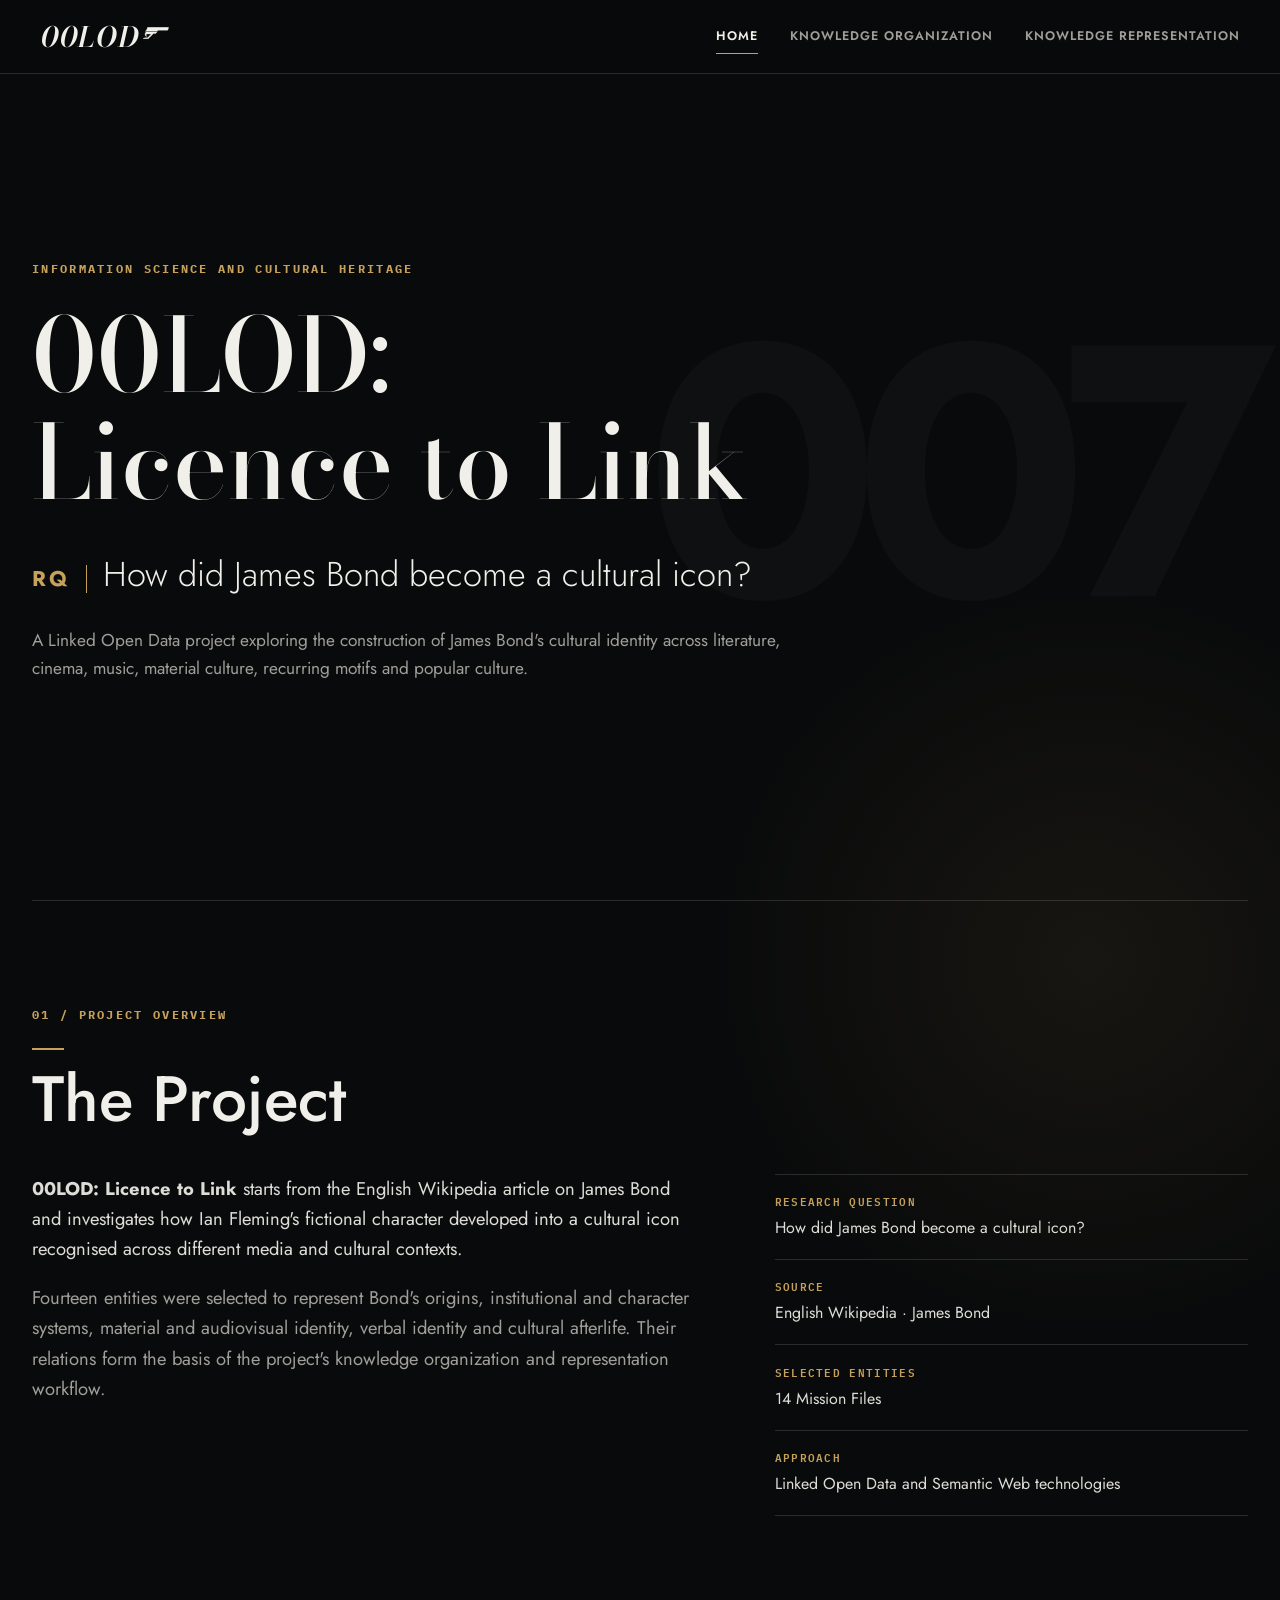
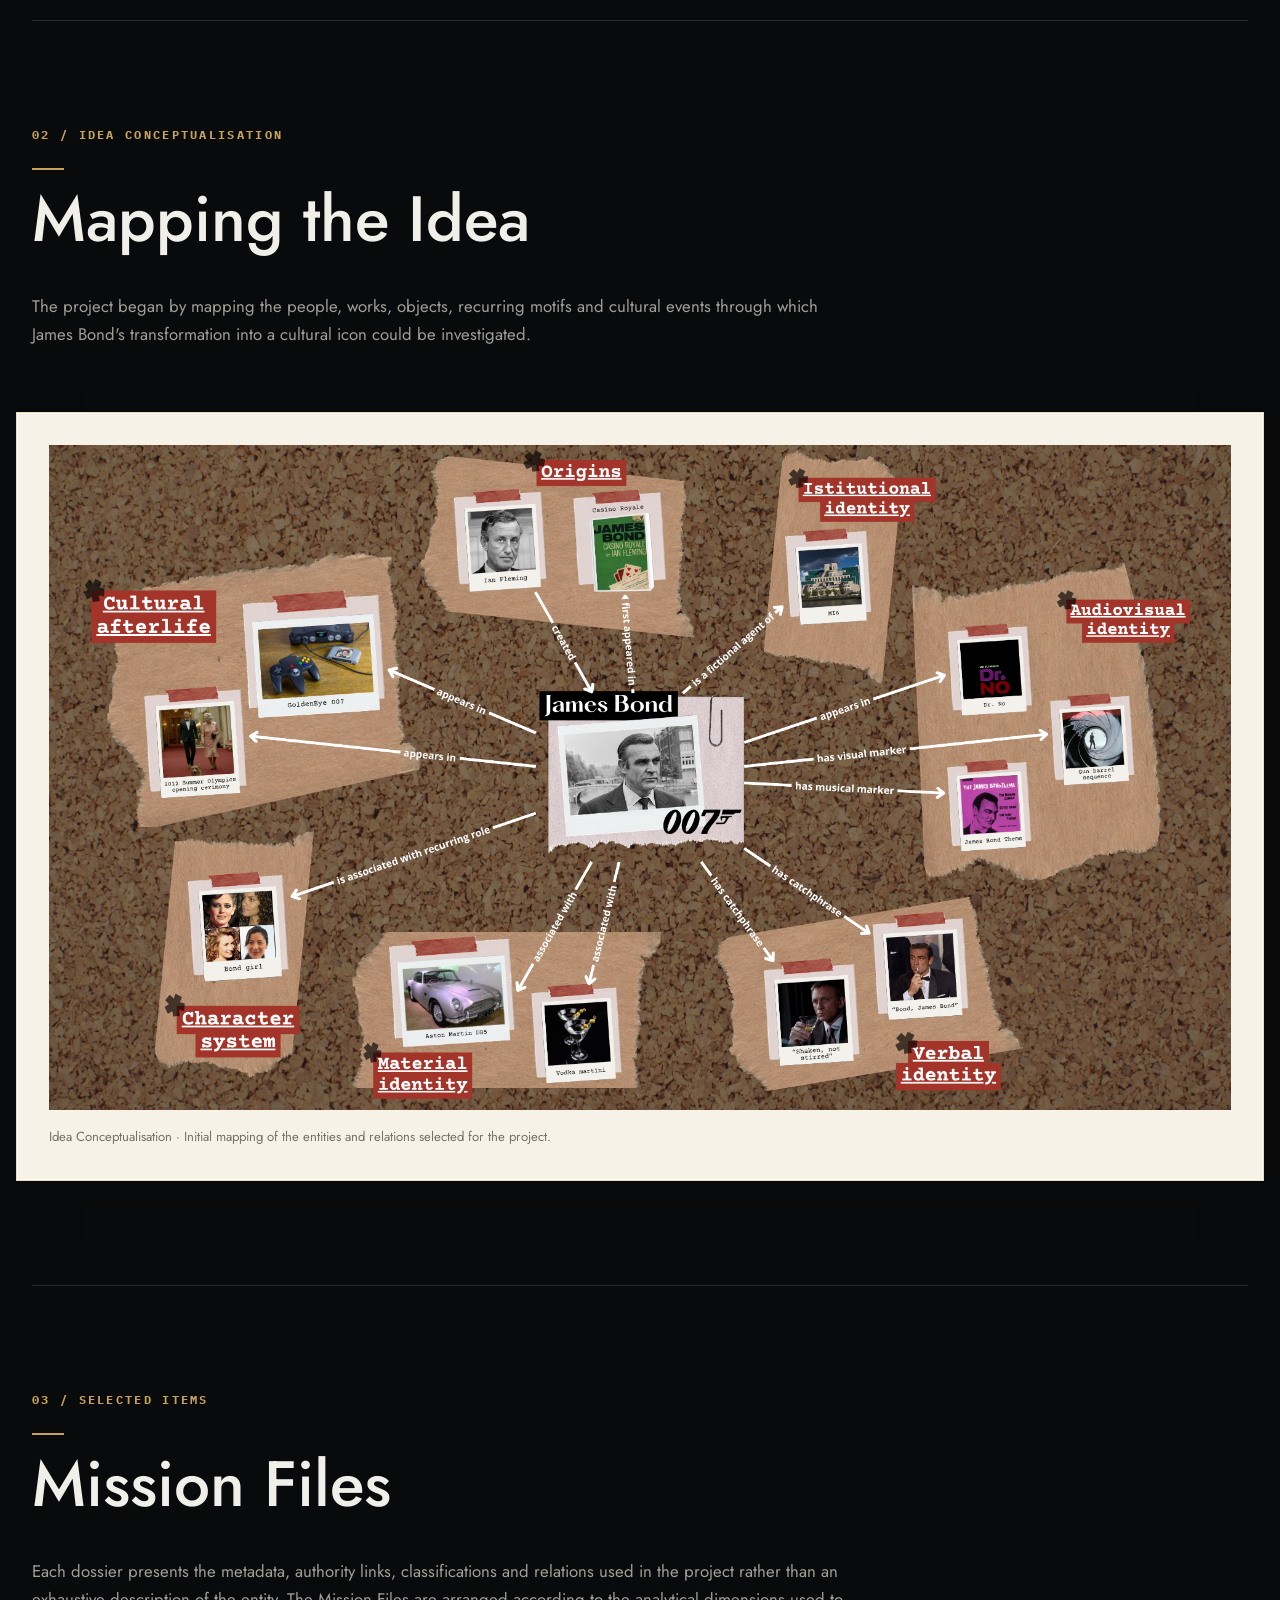
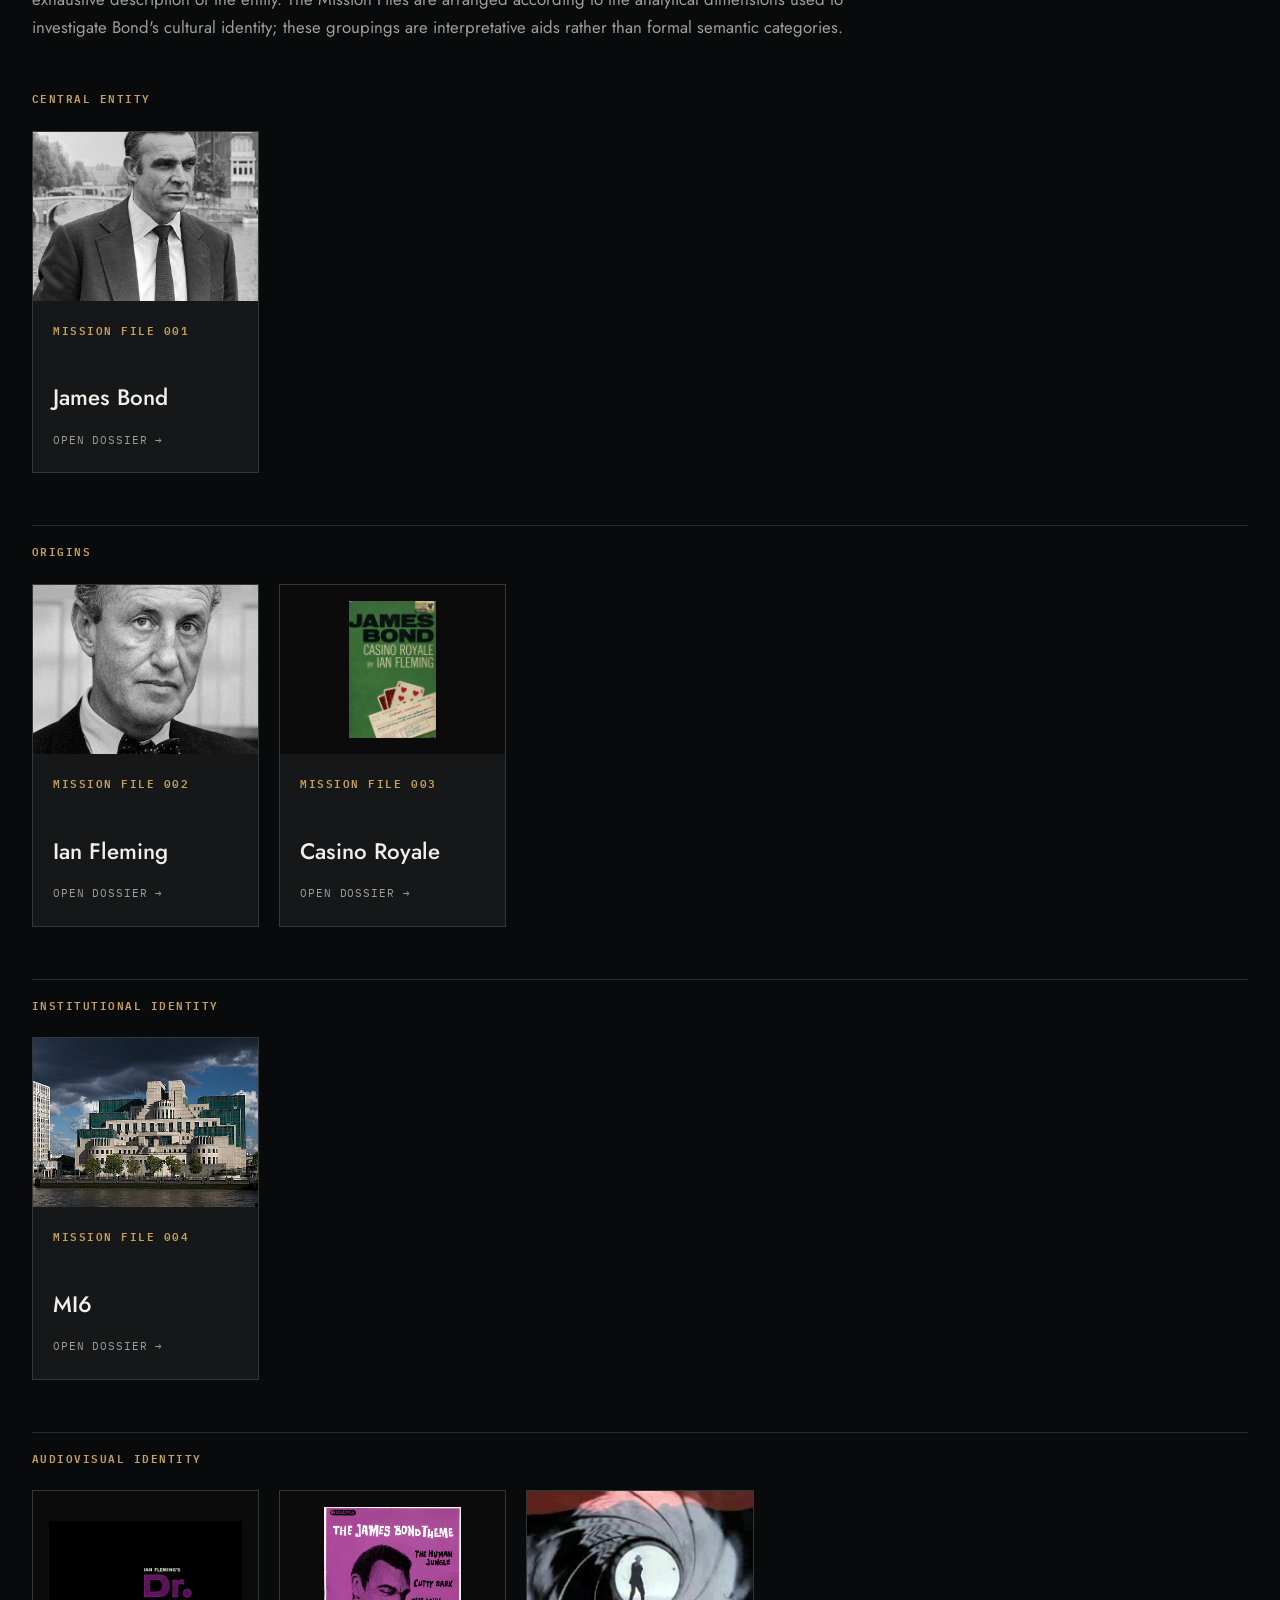
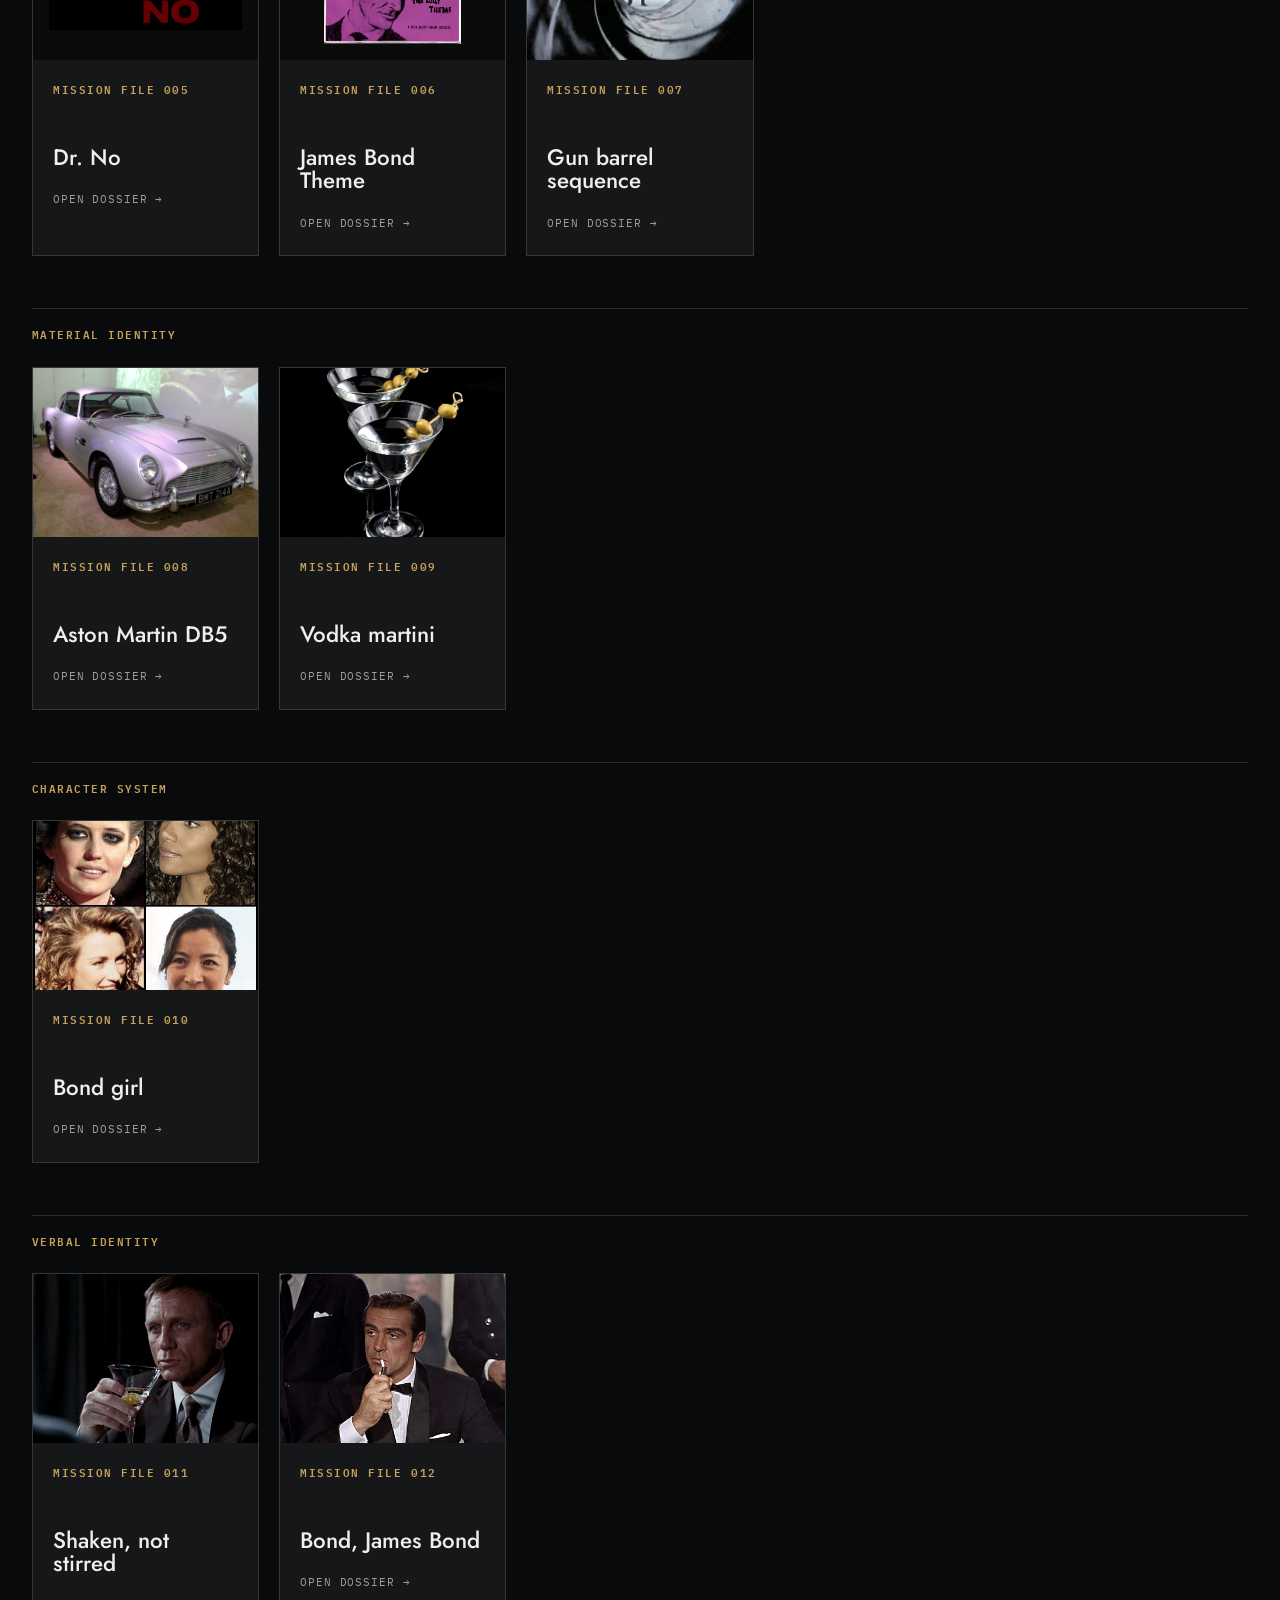
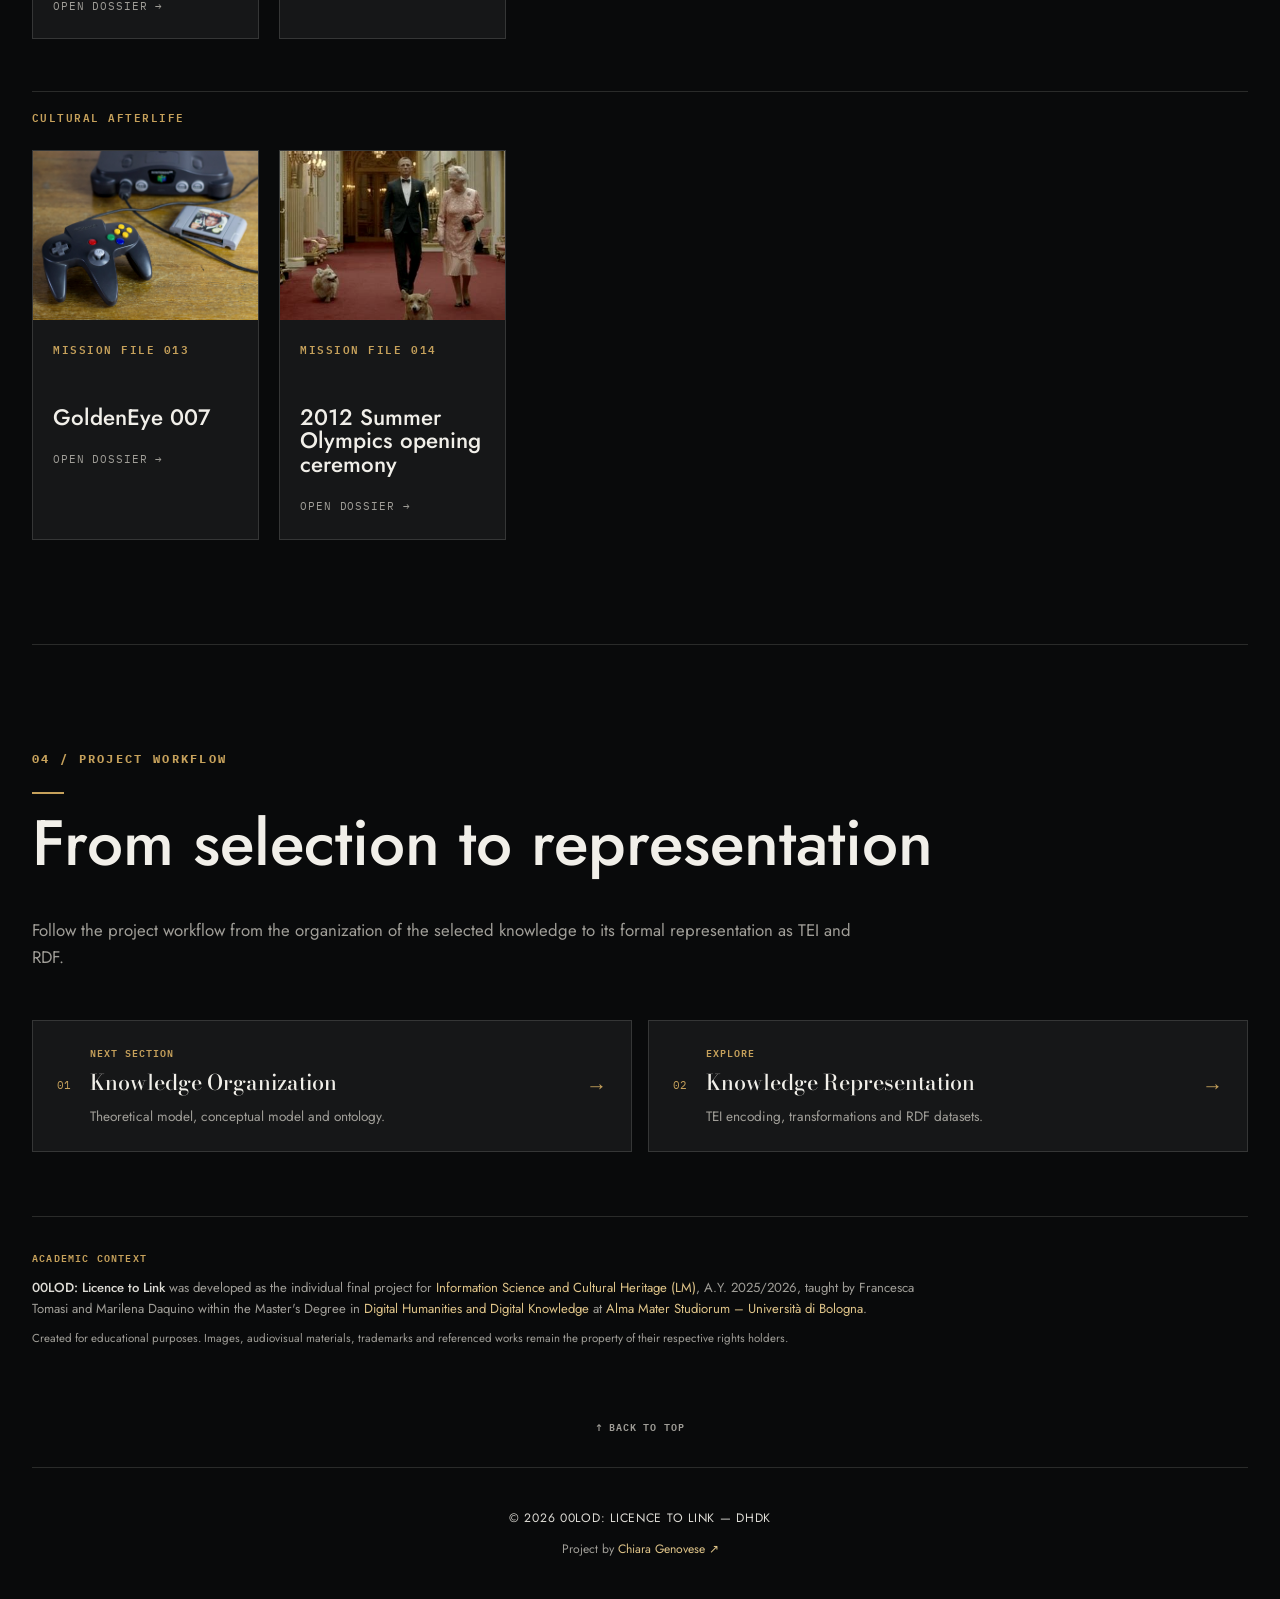
<file: index.html>
<!DOCTYPE html>
<html lang="en">

<head>
    <!-- Basic metadata -->
    <meta charset="UTF-8">
    <meta name="viewport" content="width=device-width, initial-scale=1.0">
    <title>00LOD: Licence to Link</title>
    <link rel="icon" href="assets/img/logo.svg" type="image/svg+xml">

    <!-- Google Fonts -->
    <link rel="preconnect" href="https://fonts.googleapis.com">
    <link rel="preconnect" href="https://fonts.gstatic.com" crossorigin>
    <link href="https://fonts.googleapis.com/css2?family=Bodoni+Moda:opsz,wght@6..96,400;6..96,500;6..96,600&family=IBM+Plex+Mono:wght@400;500;600&family=Jost:wght@300;400;500;600;700&display=swap" rel="stylesheet">

    <!-- Project assets -->
    <link rel="stylesheet" href="assets/css/style.css">
    <script src="assets/js/site.js" defer></script>
</head>

<body>

    <!-- Header -->
    <header class="site-header">
        <a class="site-logo" href="index.html" aria-label="00LOD home">
            <span class="logo-text">00LOD</span>
            <img class="logo-mark" src="assets/img/logo.svg" alt="">
        </a>

        <button class="menu-toggle" type="button" aria-expanded="false" aria-controls="site-nav" aria-label="Open navigation">
            <span></span>
            <span></span>
            <span></span>
        </button>

        <nav class="site-nav" id="site-nav" aria-label="Main navigation">
            <a href="index.html" class="active">Home</a>
            <a href="pages/knowledge-organization.html">Knowledge Organization</a>
            <a href="pages/knowledge-representation.html">Knowledge Representation</a>
        </nav>
    </header>


    <main>

        <!-- Hero -->
        <section class="hero">
            <p class="eyebrow">Information Science and Cultural Heritage</p>

            <h1 class="hero-title">
                <span>00LOD:</span>
                <span>Licence to Link</span>
            </h1>

            <p class="research-question">How did James Bond become a cultural icon?</p>

            <p class="intro">
                A Linked Open Data project exploring the construction of James Bond's cultural identity across literature,
                cinema, music, material culture, recurring motifs and popular culture.
            </p>
        </section>


        <!-- Project brief -->
        <section class="section" id="project">
            <p class="eyebrow">01 / Project Overview</p>
            <h2>The Project</h2>

            <div class="project-grid">
                <div class="project-intro">
                    <p>
                        <strong>00LOD: Licence to Link</strong> starts from the English Wikipedia article on James Bond and
                        investigates how Ian Fleming's fictional character developed into a cultural icon recognised across
                        different media and cultural contexts.
                    </p>

                    <p>
                        Fourteen entities were selected to represent Bond's origins, institutional and character systems,
                        material and audiovisual identity, verbal identity and cultural afterlife. Their relations form the
                        basis of the project's knowledge organization and representation workflow.
                    </p>
                </div>

                <div class="project-facts">
                    <div class="project-fact">
                        <span class="project-label">Research Question</span>
                        <span>How did James Bond become a cultural icon?</span>
                    </div>

                    <div class="project-fact">
                        <span class="project-label">Source</span>
                        <span>English Wikipedia · James Bond</span>
                    </div>

                    <div class="project-fact">
                        <span class="project-label">Selected Entities</span>
                        <span>14 Mission Files</span>
                    </div>

                    <div class="project-fact">
                        <span class="project-label">Approach</span>
                        <span>Linked Open Data and Semantic Web technologies</span>
                    </div>
                </div>
            </div>
        </section>


        <!-- Idea Conceptualisation -->
        <section class="section" id="idea-conceptualisation">
            <div class="idea-intro">
                <p class="eyebrow">02 / Idea Conceptualisation</p>
                <h2>Mapping the Idea</h2>

                <p>
                    The project began by mapping the people, works, objects, recurring motifs and cultural events through
                    which James Bond's transformation into a cultural icon could be investigated.
                </p>
            </div>

            <figure class="idea-map visualisation visualisation-model">
                <img src="models/idea_conceptualisation.png" alt="Idea conceptualisation of the 00LOD project">

                <figcaption class="visualisation-caption">
                    Idea Conceptualisation · Initial mapping of the entities and relations selected for the project.
                </figcaption>
            </figure>
        </section>


        <!-- Mission Files -->
        <section class="section" id="mission-files">
            <p class="eyebrow">03 / Selected Items</p>
            <h2>Mission Files</h2>

            <p>
                Each dossier presents the metadata, authority links, classifications and relations used in the project
                rather than an exhaustive description of the entity. The Mission Files are arranged according to the
                analytical dimensions used to investigate Bond's cultural identity; these groupings are interpretative
                aids rather than formal semantic categories.
            </p>

            <div class="mission-grid">

                <p class="mission-group">Central entity</p>

                <a class="mission-card" href="#james_bond">
                    <img src="assets/img/items/JamesBond.jpg" alt="James Bond">
                    <div class="mission-card-content">
                        <span class="file-number">Mission File 001</span>
                        <h3>James Bond</h3>
                        <span class="open-dossier">Open dossier →</span>
                    </div>
                </a>


                <p class="mission-group">Origins</p>

                <a class="mission-card" href="#ian_fleming">
                    <img src="assets/img/items/fleming.png" alt="Ian Fleming">
                    <div class="mission-card-content">
                        <span class="file-number">Mission File 002</span>
                        <h3>Ian Fleming</h3>
                        <span class="open-dossier">Open dossier →</span>
                    </div>
                </a>

                <a class="mission-card" href="#casino_royale">
                    <img class="contain" src="assets/img/items/casinoRoyale.jpg" alt="Casino Royale">
                    <div class="mission-card-content">
                        <span class="file-number">Mission File 003</span>
                        <h3>Casino Royale</h3>
                        <span class="open-dossier">Open dossier →</span>
                    </div>
                </a>


                <p class="mission-group">Institutional identity</p>

                <a class="mission-card" href="#mi6">
                    <img src="assets/img/items/MI6.png" alt="MI6">
                    <div class="mission-card-content">
                        <span class="file-number">Mission File 004</span>
                        <h3>MI6</h3>
                        <span class="open-dossier">Open dossier →</span>
                    </div>
                </a>

                <p class="mission-group">Audiovisual identity</p>

                <a class="mission-card" href="#dr_no">
                    <img class="contain" src="assets/img/items/drNo.jpg" alt="Dr. No">
                    <div class="mission-card-content">
                        <span class="file-number">Mission File 005</span>
                        <h3>Dr. No</h3>
                        <span class="open-dossier">Open dossier →</span>
                    </div>
                </a>

                <a class="mission-card" href="#james_bond_theme">
                    <img class="contain" src="assets/img/items/music.jpg" alt="James Bond Theme">
                    <div class="mission-card-content">
                        <span class="file-number">Mission File 006</span>
                        <h3>James Bond Theme</h3>
                        <span class="open-dossier">Open dossier →</span>
                    </div>
                </a>

                <a class="mission-card" href="#gun_barrel_sequence">
                    <img src="assets/img/items/gunBarrel.png" alt="Gun barrel sequence">
                    <div class="mission-card-content">
                        <span class="file-number">Mission File 007</span>
                        <h3>Gun barrel sequence</h3>
                        <span class="open-dossier">Open dossier →</span>
                    </div>
                </a>


                <p class="mission-group">Material identity</p>

                <a class="mission-card" href="#aston_martin_db5">
                    <img src="assets/img/items/astonMartin.jpg" alt="Aston Martin DB5">
                    <div class="mission-card-content">
                        <span class="file-number">Mission File 008</span>
                        <h3>Aston Martin DB5</h3>
                        <span class="open-dossier">Open dossier →</span>
                    </div>
                </a>

                <a class="mission-card" href="#vodka_martini">
                    <img src="assets/img/items/vodkaMartini.png" alt="Vodka martini">
                    <div class="mission-card-content">
                        <span class="file-number">Mission File 009</span>
                        <h3>Vodka martini</h3>
                        <span class="open-dossier">Open dossier →</span>
                    </div>
                </a>


                <p class="mission-group">Character system</p>

                <a class="mission-card" href="#bond_girl">
                    <img src="assets/img/items/girls.png" alt="Bond girl">
                    <div class="mission-card-content">
                        <span class="file-number">Mission File 010</span>
                        <h3>Bond girl</h3>
                        <span class="open-dossier">Open dossier →</span>
                    </div>
                </a>


                <p class="mission-group">Verbal identity</p>

                <a class="mission-card" href="#shaken_not_stirred">
                    <img src="assets/img/items/catchphraseMartini.png" alt="Shaken, not stirred">
                    <div class="mission-card-content">
                        <span class="file-number">Mission File 011</span>
                        <h3>Shaken, not stirred</h3>
                        <span class="open-dossier">Open dossier →</span>
                    </div>
                </a>

                <a class="mission-card" href="#bond_james_bond">
                    <img src="assets/img/items/catchphraseBond.png" alt="Bond, James Bond">
                    <div class="mission-card-content">
                        <span class="file-number">Mission File 012</span>
                        <h3>Bond, James Bond</h3>
                        <span class="open-dossier">Open dossier →</span>
                    </div>
                </a>


                <p class="mission-group">Cultural afterlife</p>

                <a class="mission-card" href="#goldeneye_007">
                    <img src="assets/img/items/videogame.jpg" alt="GoldenEye 007">
                    <div class="mission-card-content">
                        <span class="file-number">Mission File 013</span>
                        <h3>GoldenEye 007</h3>
                        <span class="open-dossier">Open dossier →</span>
                    </div>
                </a>

                <a class="mission-card" href="#olympics_2012_opening">
                    <img class="olympics-preview" src="assets/img/items/queen.png" alt="2012 Summer Olympics opening ceremony">
                    <div class="mission-card-content">
                        <span class="file-number">Mission File 014</span>
                        <h3>2012 Summer Olympics opening ceremony</h3>
                        <span class="open-dossier">Open dossier →</span>
                    </div>
                </a>

            </div>
        </section>


        <!-- Continue exploring -->
        <section class="section continue-section" id="continue">
            <p class="eyebrow">04 / Project Workflow</p>
            <h2>From selection to representation</h2>

            <p>
                Follow the project workflow from the organization of the selected knowledge to its formal representation
                as TEI and RDF.
            </p>

            <div class="continue-grid">
                <a class="continue-card" href="pages/knowledge-organization.html">
                    <span class="continue-number">01</span>

                    <span class="continue-content">
                        <span class="continue-label">Next section</span>
                        <strong>Knowledge Organization</strong>
                        <span>Theoretical model, conceptual model and ontology.</span>
                    </span>

                    <span class="continue-arrow">→</span>
                </a>

                <a class="continue-card" href="pages/knowledge-representation.html">
                    <span class="continue-number">02</span>

                    <span class="continue-content">
                        <span class="continue-label">Explore</span>
                        <strong>Knowledge Representation</strong>
                        <span>TEI encoding, transformations and RDF datasets.</span>
                    </span>

                    <span class="continue-arrow">→</span>
                </a>
            </div>
        </section>

    </main>


    <!-- Dossiers -->

    <!-- Dossier 001: James Bond -->
    <article class="dossier" id="james_bond" role="dialog" aria-modal="true" aria-labelledby="james_bond-title">
        <a class="dossier-backdrop" href="#mission-files" aria-label="Back to Mission Files"></a>

        <div class="dossier-panel">
            <div class="dossier-tab">CLASSIFIED // 00LOD</div>

            <a class="dossier-close" href="#mission-files" aria-label="Back to Mission Files">
                <span class="dossier-close-label">Back to Mission Files</span>
                <span class="dossier-close-icon" aria-hidden="true">×</span>
            </a>

            <div class="dossier-heading">
                <span class="file-number">Mission File 001</span>
                <h3 id="james_bond-title">James Bond</h3>
            </div>

            <div class="dossier-grid">
                <div class="dossier-media">
                    <img src="assets/img/items/JamesBond.jpg" alt="Sean Connery as James Bond">

                    <p class="image-description">
                        Sean Connery as James Bond during the filming of <em>Diamonds Are Forever</em> in 1971.
                    </p>

                    <p class="image-credit">
                        Photo: Rob Mieremet / Anefo, Nationaal Archief —
                        <a href="https://commons.wikimedia.org/wiki/File:Sean_Connery_as_James_Bond_(1971,_cropped).jpg" target="_blank" rel="noopener">Wikimedia Commons</a>,
                        <a href="https://creativecommons.org/licenses/by-sa/3.0/nl/" target="_blank" rel="noopener">CC BY-SA 3.0 NL</a>
                    </p>
                </div>

                <div class="dossier-content">
                    <p>
                        The fictional secret agent at the centre of the project. His recurring relations with works,
                        institutions, objects and audiovisual markers structure the 00LOD knowledge graph.
                    </p>

                    <div class="metadata">
                        <div class="metadata-row">
                            <span class="metadata-label">Type</span>
                            <span class="metadata-value">Fictional character</span>
                        </div>

                        <div class="metadata-row">
                            <span class="metadata-label">Code Number</span>
                            <span class="metadata-value">007</span>
                        </div>

                        <div class="metadata-row">
                            <span class="metadata-label">Creator</span>
                            <span class="metadata-value"><a href="#ian_fleming">Ian Fleming</a></span>
                        </div>

                        <div class="metadata-row">
                            <span class="metadata-label">First Appearance</span>
                            <span class="metadata-value"><a href="#casino_royale">Casino Royale</a></span>
                        </div>

                        <div class="metadata-row">
                            <span class="metadata-label">Affiliation</span>
                            <span class="metadata-value"><a href="#mi6">MI6</a></span>
                        </div>

                        <div class="metadata-row">
                            <span class="metadata-label">Related Objects</span>
                            <span class="metadata-value authority-list">
                                <a href="#aston_martin_db5">Aston Martin DB5</a>
                                <a href="#vodka_martini">Vodka martini</a>
                            </span>
                        </div>

                        <div class="metadata-row">
                            <span class="metadata-label">Visual Marker</span>
                            <span class="metadata-value"><a href="#gun_barrel_sequence">Gun barrel sequence</a></span>
                        </div>

                        <div class="metadata-row">
                            <span class="metadata-label">Musical Marker</span>
                            <span class="metadata-value"><a href="#james_bond_theme">James Bond Theme</a></span>
                        </div>

                        <div class="metadata-row">
                            <span class="metadata-label">Authority</span>
                            <span class="metadata-value">
                                <a href="https://www.wikidata.org/entity/Q2009573" target="_blank" rel="noopener">Wikidata Q2009573</a>
                            </span>
                        </div>
                    </div>
                </div>
            </div>
        </div>
    </article>


    <!-- Dossier 002: Ian Fleming -->
    <article class="dossier" id="ian_fleming" role="dialog" aria-modal="true" aria-labelledby="ian_fleming-title">
        <a class="dossier-backdrop" href="#mission-files" aria-label="Back to Mission Files"></a>

        <div class="dossier-panel">
            <div class="dossier-tab">CLASSIFIED // 00LOD</div>

            <a class="dossier-close" href="#mission-files" aria-label="Back to Mission Files">
                <span class="dossier-close-label">Back to Mission Files</span>
                <span class="dossier-close-icon" aria-hidden="true">×</span>
            </a>

            <div class="dossier-heading">
                <span class="file-number">Mission File 002</span>
                <h3 id="ian_fleming-title">Ian Fleming</h3>
            </div>

            <div class="dossier-grid">
                <div class="dossier-media">
                    <img src="assets/img/items/fleming.png" alt="Ian Fleming">
                    <p class="image-description">Portrait of Ian Fleming, creator of James Bond, around 1958.</p>
                </div>

                <div class="dossier-content">
                    <p>
                        The author who created James Bond and wrote <em>Casino Royale</em>, establishing the literary
                        origin from which the later cultural phenomenon developed.
                    </p>

                    <div class="metadata">
                        <div class="metadata-row">
                            <span class="metadata-label">Type</span>
                            <span class="metadata-value">Person</span>
                        </div>

                        <div class="metadata-row">
                            <span class="metadata-label">Created</span>
                            <span class="metadata-value authority-list">
                                <a href="#james_bond">James Bond</a>
                                <a href="#casino_royale">Casino Royale</a>
                            </span>
                        </div>

                        <div class="metadata-row">
                            <span class="metadata-label">Authorities</span>
                            <span class="metadata-value authority-list">
                                <a href="http://viaf.org/viaf/51689472" target="_blank" rel="noopener">VIAF 51689472</a>
                                <a href="http://id.sbn.it/bid/CFIV017252" target="_blank" rel="noopener">SBN CFIV017252</a>
                            </span>
                        </div>
                    </div>
                </div>
            </div>
        </div>
    </article>


    <!-- Dossier 003: Casino Royale -->
    <article class="dossier" id="casino_royale" role="dialog" aria-modal="true" aria-labelledby="casino_royale-title">
        <a class="dossier-backdrop" href="#mission-files" aria-label="Back to Mission Files"></a>

        <div class="dossier-panel">
            <div class="dossier-tab">CLASSIFIED // 00LOD</div>

            <a class="dossier-close" href="#mission-files" aria-label="Back to Mission Files">
                <span class="dossier-close-label">Back to Mission Files</span>
                <span class="dossier-close-icon" aria-hidden="true">×</span>
            </a>

            <div class="dossier-heading">
                <span class="file-number">Mission File 003</span>
                <h3 id="casino_royale-title">Casino Royale</h3>
            </div>

            <div class="dossier-grid">
                <div class="dossier-media">
                    <img class="contain" src="assets/img/items/casinoRoyale.jpg" alt="Casino Royale book">

                    <p class="image-description">
                        A Pan Books edition of Ian Fleming's <em>Casino Royale</em>.
                    </p>

                    <p class="image-credit">
                        Photo: rauter25 —
                        <a href="https://www.flickr.com/photos/27556454@N07/2606773602/" target="_blank" rel="noopener">Flickr</a>,
                        <a href="https://creativecommons.org/licenses/by-sa/2.0/" target="_blank" rel="noopener">CC BY-SA 2.0</a>
                    </p>
                </div>

                <div class="dossier-content">
                    <p>
                        Fleming's first Bond novel and the character's first appearance. It represents the literary
                        origin of the franchise within the project.
                    </p>

                    <div class="metadata">
                        <div class="metadata-row">
                            <span class="metadata-label">Type</span>
                            <span class="metadata-value">Novel</span>
                        </div>

                        <div class="metadata-row">
                            <span class="metadata-label">Issued</span>
                            <span class="metadata-value">1953</span>
                        </div>

                        <div class="metadata-row">
                            <span class="metadata-label">Creator</span>
                            <span class="metadata-value"><a href="#ian_fleming">Ian Fleming</a></span>
                        </div>

                        <div class="metadata-row">
                            <span class="metadata-label">Classification</span>
                            <span class="metadata-value">
                                <a href="http://id.loc.gov/authorities/genreForms/gf2014026555" target="_blank" rel="noopener">Spy fiction</a>
                            </span>
                        </div>

                        <div class="metadata-row">
                            <span class="metadata-label">Narrative Role</span>
                            <span class="metadata-value"><a href="#bond_girl">Bond girl</a></span>
                        </div>

                        <div class="metadata-row">
                            <span class="metadata-label">Authorities</span>
                            <span class="metadata-value authority-list">
                                <a href="https://www.wikidata.org/entity/Q1047711" target="_blank" rel="noopener">Wikidata Q1047711</a>
                                <a href="https://opac.sbn.it/opera/SBL0428596" target="_blank" rel="noopener">SBN SBL0428596</a>
                                <a href="http://id.loc.gov/authorities/names/no2009106072" target="_blank" rel="noopener">Library of Congress no2009106072</a>
                            </span>
                        </div>
                    </div>
                </div>
            </div>
        </div>
    </article>


    <!-- Dossier 004: MI6 -->
    <article class="dossier" id="mi6" role="dialog" aria-modal="true" aria-labelledby="mi6-title">
        <a class="dossier-backdrop" href="#mission-files" aria-label="Back to Mission Files"></a>

        <div class="dossier-panel">
            <div class="dossier-tab">CLASSIFIED // 00LOD</div>

            <a class="dossier-close" href="#mission-files" aria-label="Back to Mission Files">
                <span class="dossier-close-label">Back to Mission Files</span>
                <span class="dossier-close-icon" aria-hidden="true">×</span>
            </a>

            <div class="dossier-heading">
                <span class="file-number">Mission File 004</span>
                <h3 id="mi6-title">MI6</h3>
            </div>

            <div class="dossier-grid">
                <div class="dossier-media">
                    <img src="assets/img/items/MI6.png" alt="SIS Building in London">

                    <p class="image-description">
                        The SIS Building in Vauxhall, London, headquarters of the Secret Intelligence Service.
                    </p>

                    <p class="image-credit">
                        Photo: Laurie Nevay —
                        <a href="https://commons.wikimedia.org/wiki/File:SIS_building_(26327425611).jpg" target="_blank" rel="noopener">Wikimedia Commons</a>,
                        <a href="https://creativecommons.org/licenses/by-sa/2.0/" target="_blank" rel="noopener">CC BY-SA 2.0</a>
                    </p>
                </div>

                <div class="dossier-content">
                    <p>
                        The Secret Intelligence Service provides Bond's institutional identity as a fictional British
                        intelligence agent.
                    </p>

                    <div class="metadata">
                        <div class="metadata-row">
                            <span class="metadata-label">Type</span>
                            <span class="metadata-value">Government agency</span>
                        </div>

                        <div class="metadata-row">
                            <span class="metadata-label">Preferred Name</span>
                            <span class="metadata-value">Secret Intelligence Service</span>
                        </div>

                        <div class="metadata-row">
                            <span class="metadata-label">Alternative Name</span>
                            <span class="metadata-value">MI6</span>
                        </div>

                        <div class="metadata-row">
                            <span class="metadata-label">Affiliated Character</span>
                            <span class="metadata-value"><a href="#james_bond">James Bond</a></span>
                        </div>

                        <div class="metadata-row">
                            <span class="metadata-label">Authority</span>
                            <span class="metadata-value">
                                <a href="https://www.wikidata.org/entity/Q184560" target="_blank" rel="noopener">Wikidata Q184560</a>
                            </span>
                        </div>
                    </div>
                </div>
            </div>
        </div>
    </article>


    <!-- Dossier 005: Dr. No -->
    <article class="dossier" id="dr_no" role="dialog" aria-modal="true" aria-labelledby="dr_no-title">
        <a class="dossier-backdrop" href="#mission-files" aria-label="Back to Mission Files"></a>

        <div class="dossier-panel">
            <div class="dossier-tab">CLASSIFIED // 00LOD</div>

            <a class="dossier-close" href="#mission-files" aria-label="Back to Mission Files">
                <span class="dossier-close-label">Back to Mission Files</span>
                <span class="dossier-close-icon" aria-hidden="true">×</span>
            </a>

            <div class="dossier-heading">
                <span class="file-number">Mission File 005</span>
                <h3 id="dr_no-title">Dr. No</h3>
            </div>

            <div class="dossier-grid">
                <div class="dossier-media">
                    <img class="contain" src="assets/img/items/drNo.jpg" alt="Dr. No title card">

                    <p class="image-description">
                        Title card from <em>Dr. No</em> (1962), the first Eon Productions James Bond film.
                    </p>
                </div>

                <div class="dossier-content">
                    <p>
                        The first film in the Eon Productions series and a key point in the transformation of Bond from
                        literary character to audiovisual icon.
                    </p>

                    <div class="metadata">
                        <div class="metadata-row">
                            <span class="metadata-label">Type</span>
                            <span class="metadata-value">Film</span>
                        </div>

                        <div class="metadata-row">
                            <span class="metadata-label">Issued</span>
                            <span class="metadata-value">1962</span>
                        </div>

                        <div class="metadata-row">
                            <span class="metadata-label">Classification</span>
                            <span class="metadata-value">
                                <a href="http://id.loc.gov/authorities/genreForms/gf2011026604" target="_blank" rel="noopener">Spy films</a>
                            </span>
                        </div>

                        <div class="metadata-row">
                            <span class="metadata-label">Character</span>
                            <span class="metadata-value"><a href="#james_bond">James Bond</a></span>
                        </div>

                        <div class="metadata-row">
                            <span class="metadata-label">Has Part</span>
                            <span class="metadata-value"><a href="#gun_barrel_sequence">Gun barrel sequence</a></span>
                        </div>

                        <div class="metadata-row">
                            <span class="metadata-label">Music</span>
                            <span class="metadata-value"><a href="#james_bond_theme">James Bond Theme</a></span>
                        </div>

                        <div class="metadata-row">
                            <span class="metadata-label">Narrative Role</span>
                            <span class="metadata-value"><a href="#bond_girl">Bond girl</a></span>
                        </div>

                        <div class="metadata-row">
                            <span class="metadata-label">Authorities</span>
                            <span class="metadata-value authority-list">
                                <a href="https://www.wikidata.org/entity/Q102754" target="_blank" rel="noopener">Wikidata Q102754</a>
                                <a href="https://opac.sbn.it/opera/TO01587252" target="_blank" rel="noopener">SBN TO01587252</a>
                                <a href="http://id.loc.gov/authorities/names/no2003120703" target="_blank" rel="noopener">Library of Congress no2003120703</a>
                            </span>
                        </div>
                    </div>
                </div>
            </div>
        </div>
    </article>


    <!-- Dossier 006: James Bond Theme -->
    <article class="dossier" id="james_bond_theme" role="dialog" aria-modal="true" aria-labelledby="james_bond_theme-title">
        <a class="dossier-backdrop" href="#mission-files" aria-label="Back to Mission Files"></a>

        <div class="dossier-panel">
            <div class="dossier-tab">CLASSIFIED // 00LOD</div>

            <a class="dossier-close" href="#mission-files" aria-label="Back to Mission Files">
                <span class="dossier-close-label">Back to Mission Files</span>
                <span class="dossier-close-icon" aria-hidden="true">×</span>
            </a>

            <div class="dossier-heading">
                <span class="file-number">Mission File 006</span>
                <h3 id="james_bond_theme-title">James Bond Theme</h3>
            </div>

            <div class="dossier-grid">
                <div class="dossier-media">
                    <img class="contain" src="assets/img/items/music.jpg" alt="James Bond Theme record cover">

                    <p class="image-description">
                        Record cover featuring “The James Bond Theme”, one of the franchise's recurring musical markers.
                    </p>

                    <p class="image-credit">
                        Photo: Johan Oomen —
                        <a href="https://www.flickr.com/photos/ateam/4220042460" target="_blank" rel="noopener">Flickr</a>,
                        <a href="https://creativecommons.org/licenses/by-sa/2.0/" target="_blank" rel="noopener">CC BY-SA 2.0</a>
                    </p>
                </div>

                <div class="dossier-content">
                    <p>
                        The musical theme first introduced in <em>Dr. No</em> and repeatedly reused as an auditory marker
                        of James Bond's screen identity.
                    </p>

                    <div class="metadata">
                        <div class="metadata-row">
                            <span class="metadata-label">Type</span>
                            <span class="metadata-value">Music composition</span>
                        </div>

                        <div class="metadata-row">
                            <span class="metadata-label">Issued</span>
                            <span class="metadata-value">1962</span>
                        </div>

                        <div class="metadata-row">
                            <span class="metadata-label">Classification</span>
                            <span class="metadata-value">
                                <a href="http://id.loc.gov/authorities/genreForms/gf2014026950" target="_blank" rel="noopener">Motion picture music</a>
                            </span>
                        </div>

                        <div class="metadata-row">
                            <span class="metadata-label">Musical Marker of</span>
                            <span class="metadata-value"><a href="#james_bond">James Bond</a></span>
                        </div>

                        <div class="metadata-row">
                            <span class="metadata-label">Authority</span>
                            <span class="metadata-value">
                                <a href="https://www.wikidata.org/entity/Q746181" target="_blank" rel="noopener">Wikidata Q746181</a>
                            </span>
                        </div>
                    </div>

                    <div class="embedded-media">
                        <p class="media-label">Listen</p>
                        <iframe data-testid="embed-iframe" style="border-radius:12px" src="https://open.spotify.com/embed/track/2VSFOKsNSH9dBQ8BIZ8o2m?utm_source=generator" width="100%" height="352" frameBorder="0" allowfullscreen="" allow="autoplay; clipboard-write; encrypted-media; fullscreen; picture-in-picture" loading="lazy"></iframe>
                    </div>
                </div>
            </div>
        </div>
    </article>


    <!-- Dossier 007: Gun barrel sequence -->
    <article class="dossier" id="gun_barrel_sequence" role="dialog" aria-modal="true" aria-labelledby="gun_barrel_sequence-title">
        <a class="dossier-backdrop" href="#mission-files" aria-label="Back to Mission Files"></a>

        <div class="dossier-panel">
            <div class="dossier-tab">CLASSIFIED // 00LOD</div>

            <a class="dossier-close" href="#mission-files" aria-label="Back to Mission Files">
                <span class="dossier-close-label">Back to Mission Files</span>
                <span class="dossier-close-icon" aria-hidden="true">×</span>
            </a>

            <div class="dossier-heading">
                <span class="file-number">Mission File 007</span>
                <h3 id="gun_barrel_sequence-title">Gun barrel sequence</h3>
            </div>

            <div class="dossier-grid">
                <div class="dossier-media">
                    <img src="assets/img/items/gunBarrel.png" alt="Gun barrel sequence">

                    <p class="image-description">
                        Frame from the gun barrel sequence in the <em>Dr. No</em> trailer (1962).
                    </p>

                    <p class="rights-note">
                        Frame from the <em>Dr. No</em> trailer, Danjaq / United Artists.
                        <a href="https://en.wikipedia.org/wiki/File:Dr_No_trailer.jpg" target="_blank" rel="noopener">Source: Wikipedia</a>.
                        Low-resolution image reproduced for non-commercial educational purposes.
                    </p>
                </div>

                <div class="dossier-content">
                    <p>
                        A recurring opening sequence that became one of the franchise's most recognisable visual conventions.
                    </p>

                    <div class="metadata">
                        <div class="metadata-row">
                            <span class="metadata-label">Type</span>
                            <span class="metadata-value">Moving image</span>
                        </div>

                        <div class="metadata-row">
                            <span class="metadata-label">Part of</span>
                            <span class="metadata-value"><a href="#dr_no">Dr. No</a></span>
                        </div>

                        <div class="metadata-row">
                            <span class="metadata-label">Accompanied by</span>
                            <span class="metadata-value"><a href="#james_bond_theme">James Bond Theme</a></span>
                        </div>

                        <div class="metadata-row">
                            <span class="metadata-label">Visual Marker of</span>
                            <span class="metadata-value"><a href="#james_bond">James Bond</a></span>
                        </div>

                        <div class="metadata-row">
                            <span class="metadata-label">Authority</span>
                            <span class="metadata-value">
                                <a href="https://www.wikidata.org/entity/Q26011136" target="_blank" rel="noopener">Wikidata Q26011136</a>
                            </span>
                        </div>
                    </div>

                    <div class="embedded-media">
                        <p class="media-label">Watch</p>
                        <iframe class="video-embed" src="https://www.youtube.com/embed/dZrBoif2Ea4" title="Every James Bond Gunbarrel Sequence" allow="accelerometer; autoplay; clipboard-write; encrypted-media; gyroscope; picture-in-picture; web-share" referrerpolicy="strict-origin-when-cross-origin" allowfullscreen loading="lazy"></iframe>
                    </div>
                </div>
            </div>
        </div>
    </article>


    <!-- Dossier 008: Aston Martin DB5 -->
    <article class="dossier" id="aston_martin_db5" role="dialog" aria-modal="true" aria-labelledby="aston_martin_db5-title">
        <a class="dossier-backdrop" href="#mission-files" aria-label="Back to Mission Files"></a>

        <div class="dossier-panel">
            <div class="dossier-tab">CLASSIFIED // 00LOD</div>

            <a class="dossier-close" href="#mission-files" aria-label="Back to Mission Files">
                <span class="dossier-close-label">Back to Mission Files</span>
                <span class="dossier-close-icon" aria-hidden="true">×</span>
            </a>

            <div class="dossier-heading">
                <span class="file-number">Mission File 008</span>
                <h3 id="aston_martin_db5-title">Aston Martin DB5</h3>
            </div>

            <div class="dossier-grid">
                <div class="dossier-media">
                    <img src="assets/img/items/astonMartin.jpg" alt="Aston Martin DB5">

                    <p class="image-description">
                        An Aston Martin DB5 displayed at the National Motor Museum, Beaulieu.
                    </p>

                    <p class="image-credit">
                        Photo: 35mmMan —
                        <a href="https://commons.wikimedia.org/wiki/File:James_Bond_Aston_Martin_DB5.jpg" target="_blank" rel="noopener">Wikimedia Commons</a>,
                        <a href="https://creativecommons.org/licenses/by/2.0/" target="_blank" rel="noopener">CC BY 2.0</a>
                    </p>
                </div>

                <div class="dossier-content">
                    <p>
                        The automobile model most strongly associated with Bond and a recurring element of his material identity.
                    </p>

                    <div class="metadata">
                        <div class="metadata-row">
                            <span class="metadata-label">Type</span>
                            <span class="metadata-value">Product model</span>
                        </div>

                        <div class="metadata-row">
                            <span class="metadata-label">Related Character</span>
                            <span class="metadata-value"><a href="#james_bond">James Bond</a></span>
                        </div>

                        <div class="metadata-row">
                            <span class="metadata-label">Authority</span>
                            <span class="metadata-value">
                                <a href="https://www.wikidata.org/entity/Q749871" target="_blank" rel="noopener">Wikidata Q749871</a>
                            </span>
                        </div>
                    </div>
                </div>
            </div>
        </div>
    </article>


    <!-- Dossier 009: Vodka martini -->
    <article class="dossier" id="vodka_martini" role="dialog" aria-modal="true" aria-labelledby="vodka_martini-title">
        <a class="dossier-backdrop" href="#mission-files" aria-label="Back to Mission Files"></a>

        <div class="dossier-panel">
            <div class="dossier-tab">CLASSIFIED // 00LOD</div>

            <a class="dossier-close" href="#mission-files" aria-label="Back to Mission Files">
                <span class="dossier-close-label">Back to Mission Files</span>
                <span class="dossier-close-icon" aria-hidden="true">×</span>
            </a>

            <div class="dossier-heading">
                <span class="file-number">Mission File 009</span>
                <h3 id="vodka_martini-title">Vodka martini</h3>
            </div>

            <div class="dossier-grid">
                <div class="dossier-media">
                    <img src="assets/img/items/vodkaMartini.png" alt="Vodka martini">
                    <p class="image-description">A vodka martini, the cocktail repeatedly associated with James Bond.</p>
                </div>

                <div class="dossier-content">
                    <p>
                        A recurring element of Bond's material identity and the object referenced by the catchphrase
                        “Shaken, not stirred”.
                    </p>

                    <div class="metadata">
                        <div class="metadata-row">
                            <span class="metadata-label">Type</span>
                            <span class="metadata-value">Cocktail</span>
                        </div>

                        <div class="metadata-row">
                            <span class="metadata-label">Related Character</span>
                            <span class="metadata-value"><a href="#james_bond">James Bond</a></span>
                        </div>

                        <div class="metadata-row">
                            <span class="metadata-label">Referenced by</span>
                            <span class="metadata-value"><a href="#shaken_not_stirred">Shaken, not stirred</a></span>
                        </div>

                        <div class="metadata-row">
                            <span class="metadata-label">Authority</span>
                            <span class="metadata-value">
                                <a href="https://www.wikidata.org/entity/Q2553569" target="_blank" rel="noopener">Wikidata Q2553569</a>
                            </span>
                        </div>
                    </div>
                </div>
            </div>
        </div>
    </article>


    <!-- Dossier 010: Bond girl -->
    <article class="dossier" id="bond_girl" role="dialog" aria-modal="true" aria-labelledby="bond_girl-title">
        <a class="dossier-backdrop" href="#mission-files" aria-label="Back to Mission Files"></a>

        <div class="dossier-panel">
            <div class="dossier-tab">CLASSIFIED // 00LOD</div>

            <a class="dossier-close" href="#mission-files" aria-label="Back to Mission Files">
                <span class="dossier-close-label">Back to Mission Files</span>
                <span class="dossier-close-icon" aria-hidden="true">×</span>
            </a>

            <div class="dossier-heading">
                <span class="file-number">Mission File 010</span>
                <h3 id="bond_girl-title">Bond girl</h3>
            </div>

            <div class="dossier-grid">
                <div class="dossier-media">
                    <img src="assets/img/items/girls.png" alt="Bond girl montage">

                    <p class="image-description">
                        Montage of actresses associated with the recurring “Bond girl” role across the film series.
                    </p>

                    <p class="image-credit">
                        Montage: MachoCarioca —
                        <a href="https://commons.wikimedia.org/wiki/File:Muralbondgirls.jpg" target="_blank" rel="noopener">Wikimedia Commons</a>.
                        See the source page for attribution and licensing details of the component images.
                    </p>
                </div>

                <div class="dossier-content">
                    <p>
                        A recurring stock-character role used to model part of the franchise's character system rather
                        than one specific fictional individual.
                    </p>

                    <div class="metadata">
                        <div class="metadata-row">
                            <span class="metadata-label">Type</span>
                            <span class="metadata-value">Stock character</span>
                        </div>

                        <div class="metadata-row">
                            <span class="metadata-label">Related Character</span>
                            <span class="metadata-value"><a href="#james_bond">James Bond</a></span>
                        </div>

                        <div class="metadata-row">
                            <span class="metadata-label">Featured in</span>
                            <span class="metadata-value authority-list">
                                <a href="#casino_royale">Casino Royale</a>
                                <a href="#dr_no">Dr. No</a>
                            </span>
                        </div>

                        <div class="metadata-row">
                            <span class="metadata-label">Authority</span>
                            <span class="metadata-value">
                                <a href="https://www.wikidata.org/entity/Q1649366" target="_blank" rel="noopener">Wikidata Q1649366</a>
                            </span>
                        </div>
                    </div>
                </div>
            </div>
        </div>
    </article>


    <!-- Dossier 011: Shaken, not stirred -->
    <article class="dossier" id="shaken_not_stirred" role="dialog" aria-modal="true" aria-labelledby="shaken_not_stirred-title">
        <a class="dossier-backdrop" href="#mission-files" aria-label="Back to Mission Files"></a>

        <div class="dossier-panel">
            <div class="dossier-tab">CLASSIFIED // 00LOD</div>

            <a class="dossier-close" href="#mission-files" aria-label="Back to Mission Files">
                <span class="dossier-close-label">Back to Mission Files</span>
                <span class="dossier-close-icon" aria-hidden="true">×</span>
            </a>

            <div class="dossier-heading">
                <span class="file-number">Mission File 011</span>
                <h3 id="shaken_not_stirred-title">Shaken, not stirred</h3>
            </div>

            <div class="dossier-grid">
                <div class="dossier-media">
                    <img src="assets/img/items/catchphraseMartini.png" alt="James Bond holding a martini">

                    <p class="image-description">
                        Daniel Craig as James Bond holding a martini, evoking the recurring “Shaken, not stirred” motif.
                    </p>

                    <p class="rights-note">
                        Film frame reproduced at low resolution for non-commercial educational purposes.
                    </p>
                </div>

                <div class="dossier-content">
                    <p>
                        A recurring catchphrase connecting Bond's verbal identity with one of the character's best-known
                        material associations.
                    </p>

                    <div class="metadata">
                        <div class="metadata-row">
                            <span class="metadata-label">Type</span>
                            <span class="metadata-value">Catchphrase</span>
                        </div>

                        <div class="metadata-row">
                            <span class="metadata-label">Spoken by</span>
                            <span class="metadata-value"><a href="#james_bond">James Bond</a></span>
                        </div>

                        <div class="metadata-row">
                            <span class="metadata-label">References</span>
                            <span class="metadata-value"><a href="#vodka_martini">Vodka martini</a></span>
                        </div>

                        <div class="metadata-row">
                            <span class="metadata-label">Authority</span>
                            <span class="metadata-value">
                                <a href="https://www.wikidata.org/entity/Q7462784" target="_blank" rel="noopener">Wikidata Q7462784</a>
                            </span>
                        </div>
                    </div>
                </div>
            </div>
        </div>
    </article>


    <!-- Dossier 012: Bond, James Bond -->
    <article class="dossier" id="bond_james_bond" role="dialog" aria-modal="true" aria-labelledby="bond_james_bond-title">
        <a class="dossier-backdrop" href="#mission-files" aria-label="Back to Mission Files"></a>

        <div class="dossier-panel">
            <div class="dossier-tab">CLASSIFIED // 00LOD</div>

            <a class="dossier-close" href="#mission-files" aria-label="Back to Mission Files">
                <span class="dossier-close-label">Back to Mission Files</span>
                <span class="dossier-close-icon" aria-hidden="true">×</span>
            </a>

            <div class="dossier-heading">
                <span class="file-number">Mission File 012</span>
                <h3 id="bond_james_bond-title">Bond, James Bond</h3>
            </div>

            <div class="dossier-grid">
                <div class="dossier-media">
                    <img src="assets/img/items/catchphraseBond.png" alt="Sean Connery as James Bond in Dr. No">

                    <p class="image-description">
                        Sean Connery as James Bond in the casino introduction scene from <em>Dr. No</em> (1962).
                    </p>

                    <p class="rights-note">
                        Frame from <em>Dr. No</em> (1962), Danjaq / United Artists. Reproduced at low resolution for
                        non-commercial educational purposes.
                    </p>
                </div>

                <div class="dossier-content">
                    <p>
                        Bond's signature self-introduction and one of the franchise's most recognisable verbal markers.
                    </p>

                    <div class="metadata">
                        <div class="metadata-row">
                            <span class="metadata-label">Type</span>
                            <span class="metadata-value">Catchphrase</span>
                        </div>

                        <div class="metadata-row">
                            <span class="metadata-label">Spoken by</span>
                            <span class="metadata-value"><a href="#james_bond">James Bond</a></span>
                        </div>

                        <div class="metadata-row">
                            <span class="metadata-label">Authority</span>
                            <span class="metadata-value">
                                <a href="https://www.wikidata.org/entity/Q141193252" target="_blank" rel="noopener">Wikidata Q141193252</a>
                            </span>
                        </div>
                    </div>
                </div>
            </div>
        </div>
    </article>


    <!-- Dossier 013: GoldenEye 007 -->
    <article class="dossier" id="goldeneye_007" role="dialog" aria-modal="true" aria-labelledby="goldeneye_007-title">
        <a class="dossier-backdrop" href="#mission-files" aria-label="Back to Mission Files"></a>

        <div class="dossier-panel">
            <div class="dossier-tab">CLASSIFIED // 00LOD</div>

            <a class="dossier-close" href="#mission-files" aria-label="Back to Mission Files">
                <span class="dossier-close-label">Back to Mission Files</span>
                <span class="dossier-close-icon" aria-hidden="true">×</span>
            </a>

            <div class="dossier-heading">
                <span class="file-number">Mission File 013</span>
                <h3 id="goldeneye_007-title">GoldenEye 007</h3>
            </div>

            <div class="dossier-grid">
                <div class="dossier-media">
                    <img src="assets/img/items/videogame.jpg" alt="Nintendo 64 and GoldenEye 007 cartridge">

                    <p class="image-description">
                        Nintendo 64 console, controller and <em>GoldenEye 007</em> game cartridge.
                    </p>
                </div>

                <div class="dossier-content">
                    <p>
                        The 1997 Nintendo 64 game represents the extension of Bond's cultural presence into interactive media.
                    </p>

                    <div class="metadata">
                        <div class="metadata-row">
                            <span class="metadata-label">Type</span>
                            <span class="metadata-value">Video game</span>
                        </div>

                        <div class="metadata-row">
                            <span class="metadata-label">Issued</span>
                            <span class="metadata-value">1997</span>
                        </div>

                        <div class="metadata-row">
                            <span class="metadata-label">Classification</span>
                            <span class="metadata-value">
                                <a href="https://www.wikidata.org/entity/Q185029" target="_blank" rel="noopener">First-person shooter</a>
                            </span>
                        </div>

                        <div class="metadata-row">
                            <span class="metadata-label">Character</span>
                            <span class="metadata-value"><a href="#james_bond">James Bond</a></span>
                        </div>

                        <div class="metadata-row">
                            <span class="metadata-label">Authority</span>
                            <span class="metadata-value">
                                <a href="https://www.wikidata.org/entity/Q369086" target="_blank" rel="noopener">Wikidata Q369086</a>
                            </span>
                        </div>
                    </div>

                    <div class="embedded-media">
                        <p class="media-label">Watch</p>
                        <iframe class="video-embed" src="https://www.youtube.com/embed/iwoE9sXGd_U" title="GoldenEye 007 - Nintendo 64 - Nintendo Switch Online" allow="accelerometer; autoplay; clipboard-write; encrypted-media; gyroscope; picture-in-picture; web-share" referrerpolicy="strict-origin-when-cross-origin" allowfullscreen loading="lazy"></iframe>
                    </div>
                </div>
            </div>
        </div>
    </article>


    <!-- Dossier 014: 2012 Summer Olympics opening ceremony -->
    <article class="dossier" id="olympics_2012_opening" role="dialog" aria-modal="true" aria-labelledby="olympics_2012_opening-title">
        <a class="dossier-backdrop" href="#mission-files" aria-label="Back to Mission Files"></a>

        <div class="dossier-panel">
            <div class="dossier-tab">CLASSIFIED // 00LOD</div>

            <a class="dossier-close" href="#mission-files" aria-label="Back to Mission Files">
                <span class="dossier-close-label">Back to Mission Files</span>
                <span class="dossier-close-icon" aria-hidden="true">×</span>
            </a>

            <div class="dossier-heading">
                <span class="file-number">Mission File 014</span>
                <h3 id="olympics_2012_opening-title">2012 Summer Olympics opening ceremony</h3>
            </div>

            <div class="dossier-grid">
                <div class="dossier-media">
                    <img src="assets/img/items/queen.png" alt="Daniel Craig as James Bond with Queen Elizabeth II">

                    <p class="image-description">
                        Daniel Craig as James Bond walking with Queen Elizabeth II and the royal corgis in
                        <em>Happy and Glorious</em> (2012).
                    </p>

                    <p class="rights-note">
                        Frame from <em>Happy and Glorious</em>, produced by the BBC for the London 2012 Olympic Games
                        opening ceremony. Reproduced at low resolution for non-commercial educational purposes.
                    </p>
                </div>

                <div class="dossier-content">
                    <p>
                        Bond's appearance alongside Queen Elizabeth II represents the cultural afterlife of the character
                        beyond the franchise itself and his recognition as a symbol of British popular culture.
                    </p>

                    <div class="metadata">
                        <div class="metadata-row">
                            <span class="metadata-label">Type</span>
                            <span class="metadata-value">Event</span>
                        </div>

                        <div class="metadata-row">
                            <span class="metadata-label">Date</span>
                            <span class="metadata-value">2012</span>
                        </div>

                        <div class="metadata-row">
                            <span class="metadata-label">References</span>
                            <span class="metadata-value"><a href="#james_bond">James Bond</a></span>
                        </div>

                        <div class="metadata-row">
                            <span class="metadata-label">Authority</span>
                            <span class="metadata-value">
                                <a href="https://www.wikidata.org/entity/Q168545" target="_blank" rel="noopener">Wikidata Q168545</a>
                            </span>
                        </div>
                    </div>

                    <div class="embedded-media">
                        <p class="media-label">Watch</p>
                        <iframe class="video-embed" src="https://www.youtube.com/embed/1AS-dCdYZbo" title="James Bond and The Queen London 2012 Performance" allow="accelerometer; autoplay; clipboard-write; encrypted-media; gyroscope; picture-in-picture; web-share" referrerpolicy="strict-origin-when-cross-origin" allowfullscreen loading="lazy"></iframe>
                    </div>
                </div>
            </div>
        </div>
    </article>

    <!-- Academic context -->
    <aside class="academic-context">
        <p class="academic-context-label">Academic Context</p>

        <p>
            <strong>00LOD: Licence to Link</strong> was developed as the individual final project for
            <a href="https://www.unibo.it/it/studiare/insegnamenti-competenze-trasversali-moocs/insegnamenti/insegnamento/2025/542134" target="_blank" rel="noopener">Information Science and Cultural Heritage (LM)</a>,
            A.Y. 2025/2026, taught by Francesca Tomasi and Marilena Daquino within the Master's Degree in
            <a href="https://www.unibo.it/en/study/second-cycle-degree/programme/2025/6736" target="_blank" rel="noopener">Digital Humanities and Digital Knowledge</a>
            at <a href="https://www.unibo.it/en" target="_blank" rel="noopener">Alma Mater Studiorum – Università di Bologna</a>.
        </p>

        <p class="academic-context-note">
            Created for educational purposes. Images, audiovisual materials, trademarks and referenced works remain the property of their respective rights holders.
        </p>
    </aside>

    <a class="back-to-top" href="#">↑ Back to top</a>

    <!-- Footer -->
    <footer class="site-footer">
        <p>© 2026 00LOD: Licence to Link — DHDK</p>
        <p>Project by <a href="https://github.com/Chiarag711" target="_blank" rel="noopener">Chiara Genovese ↗</a></p>
    </footer>
</body>

</html>
</file>
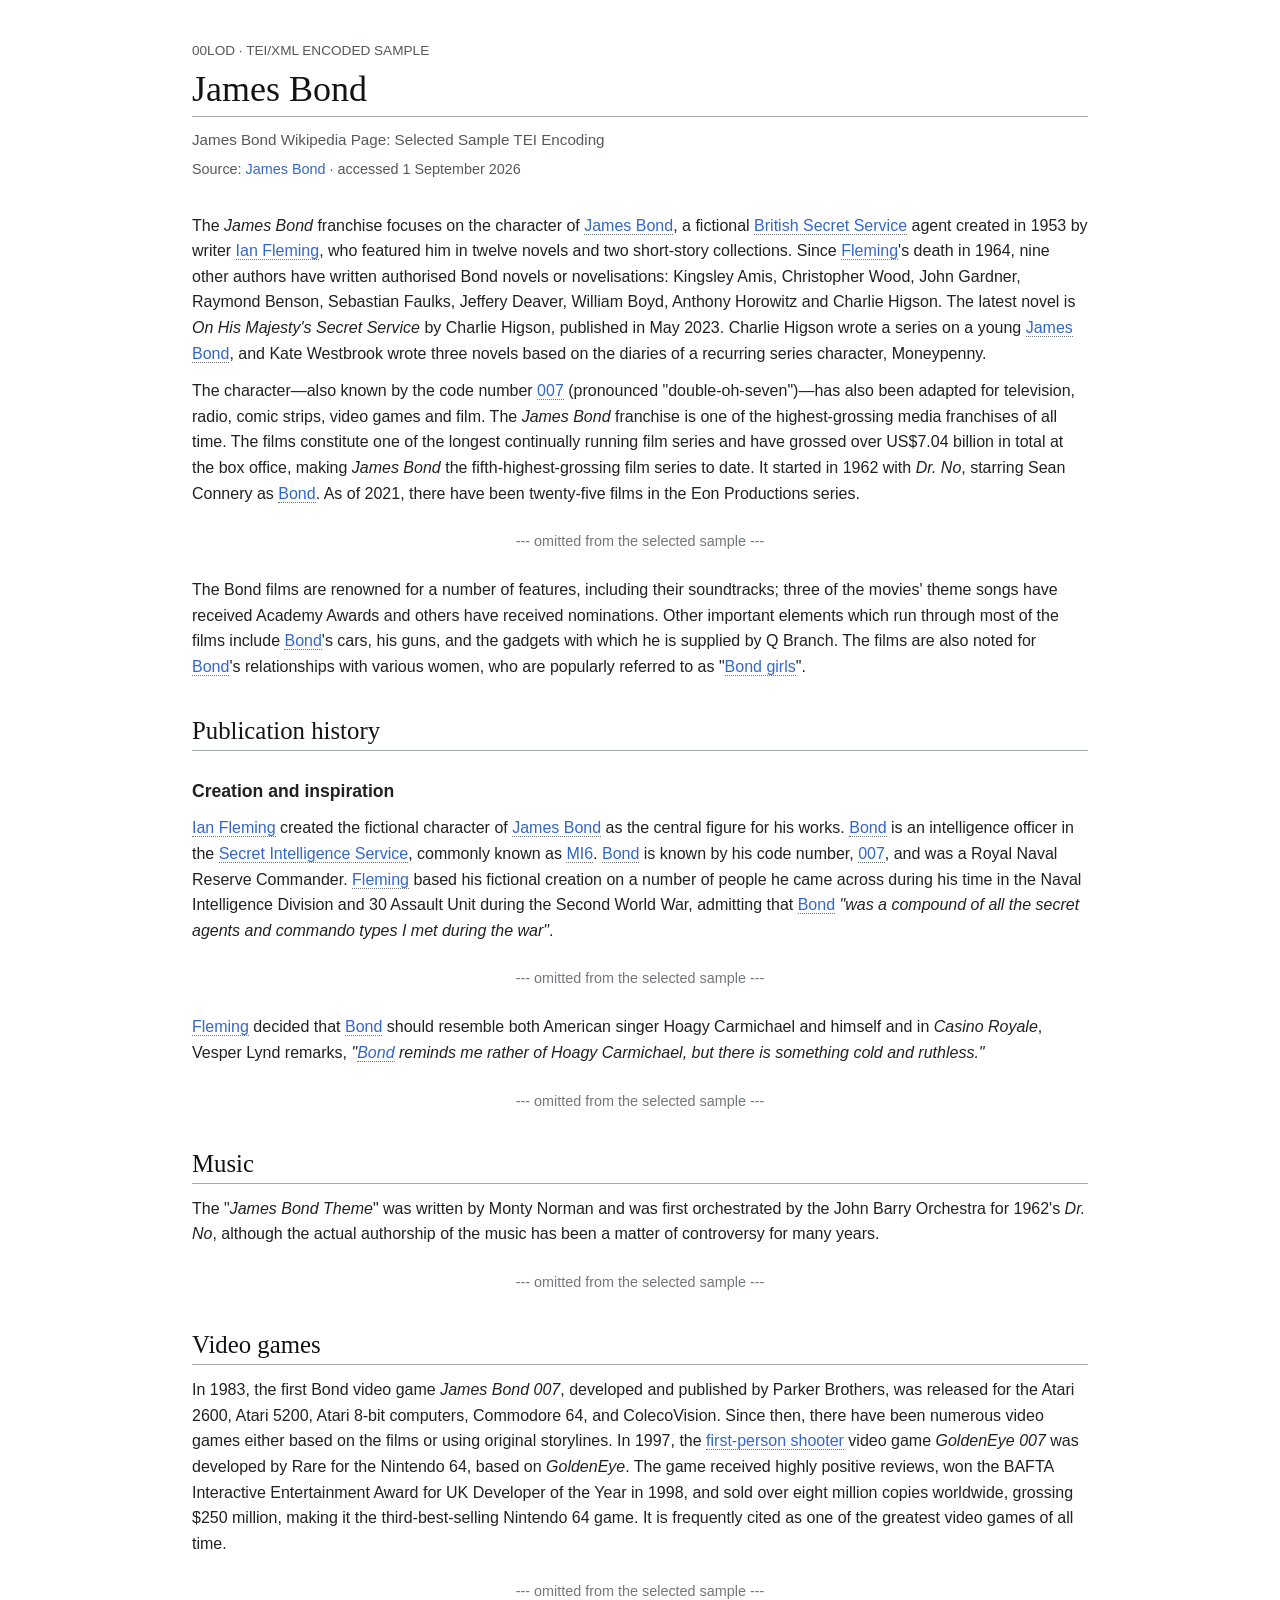
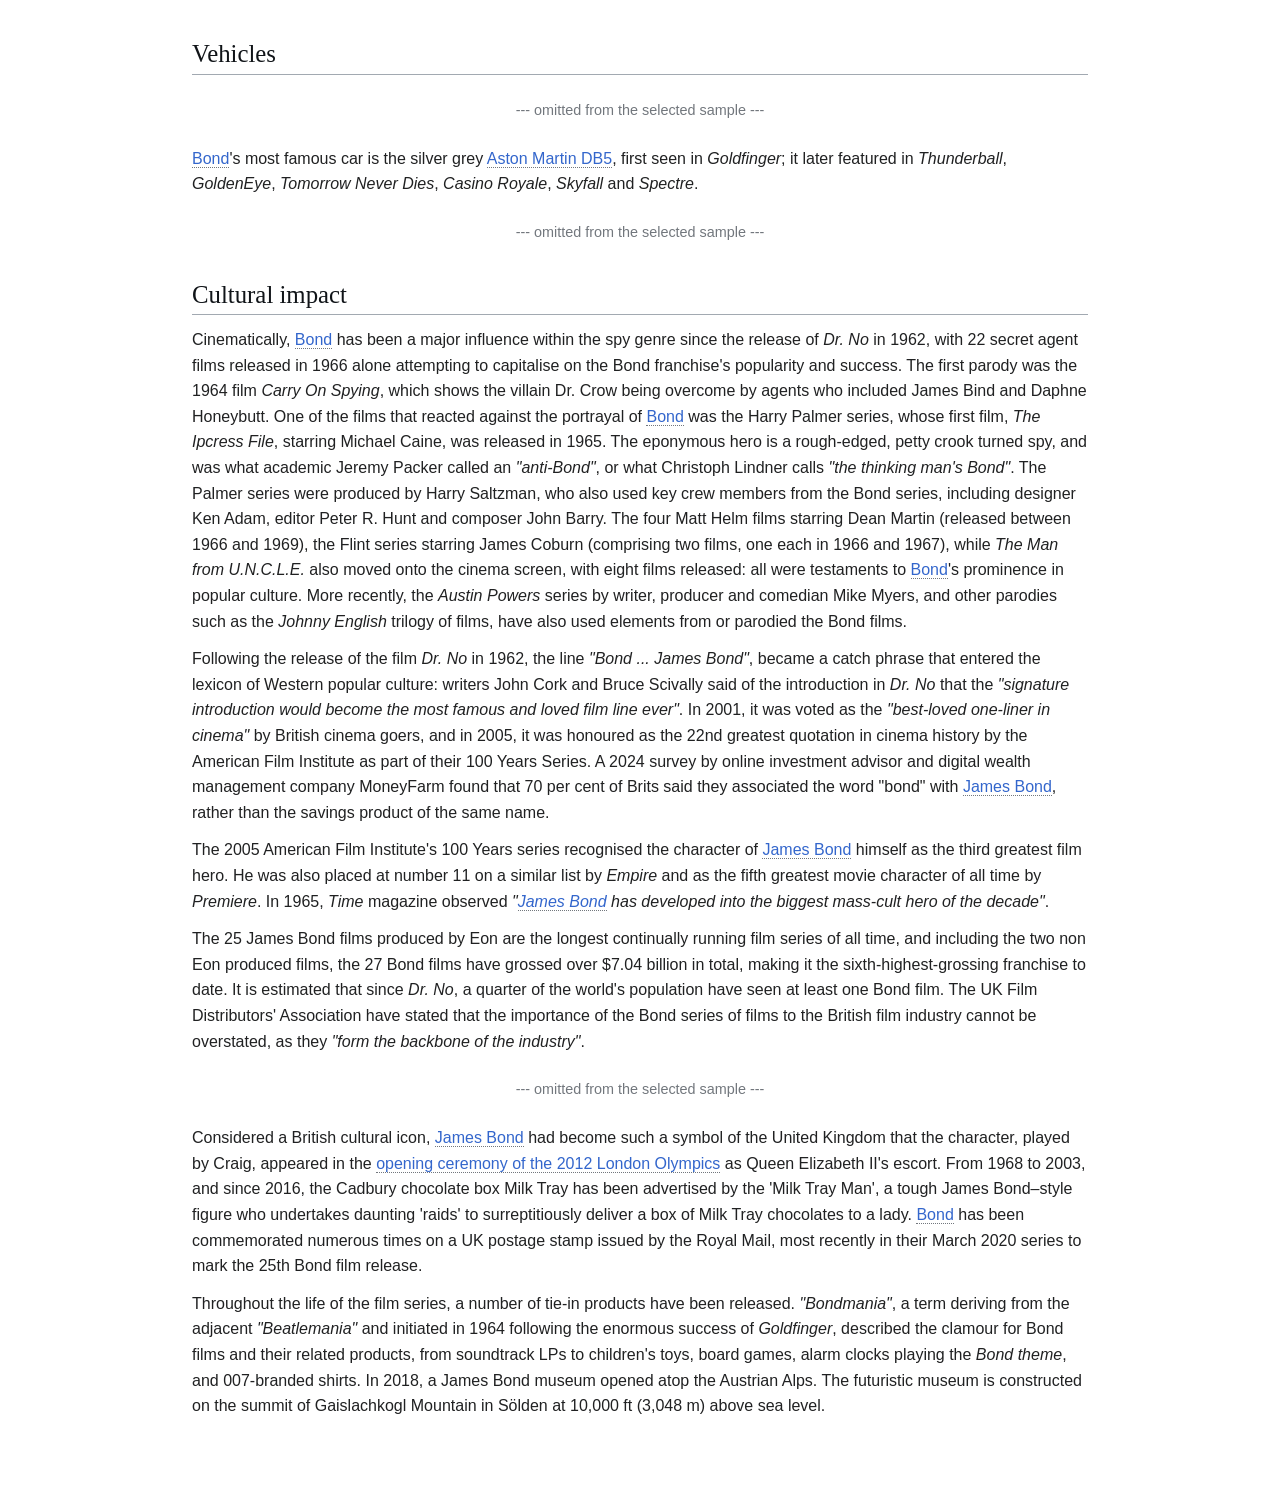
<file: html/007_tei.html>
<html lang="en">
  <head>
    <meta charset="UTF-8"/>
    <meta name="viewport" content="width=device-width, initial-scale=1.0"/>
    <title>James Bond Wikipedia Page: Selected Sample TEI Encoding</title>
    <style>
          * {
          box-sizing: border-box;
          }
          
          body {
          margin: 0;
          background: #ffffff;
          color: #202122;
          font-family: Arial, sans-serif;
          font-size: 16px;
          line-height: 1.6;
          }
          
          .page {
          max-width: 960px;
          margin: 0 auto;
          padding: 2.5rem 2rem 4rem;
          }
          
          header {
          margin-bottom: 2rem;
          }
          
          .project-label {
          margin: 0 0 0.35rem;
          color: #54595d;
          font-size: 0.85rem;
          text-transform: uppercase;
          }
          
          h1, h2 {
          color: #101418;
          font-family: Georgia, "Times New Roman", serif;
          font-weight: 400;
          line-height: 1.25;
          }
          
          h1 {
          margin: 0;
          padding-bottom: 0.25rem;
          border-bottom: 1px solid #a2a9b1;
          font-size: 2.25rem;
          }
          
          .encoding-title {
          margin: 0.65rem 0 0;
          color: #54595d;
          font-size: 0.95rem;
          }
          
          .source {
          margin: 0.35rem 0 0;
          color: #54595d;
          font-size: 0.9rem;
          }
          
          h2 {
          margin: 2.25rem 0 0.75rem;
          padding-bottom: 0.2rem;
          border-bottom: 1px solid #a2a9b1;
          font-size: 1.55rem;
          }
          
          h3 {
          margin: 1.75rem 0 0.6rem;
          color: #202122;
          font-family: Arial, sans-serif;
          font-size: 1.1rem;
          font-weight: 600;
          line-height: 1.4;
          }
          
          p {
          margin: 0.75rem 0;
          }
          
          a {
          color: #3366cc;
          text-decoration: none;
          }
          
          a:hover {
          text-decoration: underline;
          }
          
          .entity {
          color: #3366cc;
          border-bottom: 1px dotted #72777d;
          }
          
          .work {
          font-style: italic;
          }
          
          .quotation {
          font-style: italic;
          }
          
          .gap {
          margin: 1.5rem 0;
          color: #72777d;
          font-size: 0.9rem;
          text-align: center;
          }
          
          @media (max-width: 700px) {
          .page {
          padding: 1.5rem 1rem 3rem;
          }
          
          h1 {
          font-size: 1.9rem;
          }
          
          h2 {
          font-size: 1.4rem;
          }
          }
        </style>
  </head>
  <body>
    <div class="page">
      <header>
        <p class="project-label">00LOD &#183; TEI/XML encoded sample</p>
        <h1>James Bond</h1>
        <p class="encoding-title">James Bond Wikipedia Page: Selected Sample TEI Encoding</p>
        <p class="source">Source: <a href="https://en.wikipedia.org/wiki/James_Bond">James Bond</a> &#183; accessed 1 September 2026</p>
      </header>
      <main>
      
      <section id="intro">
        
        <p>The <em>James Bond</em> franchise focuses on the character of <span class="entity">James Bond</span>, a fictional <span class="entity">British Secret Service</span> agent created in 1953 by writer <span class="entity">Ian Fleming</span>, who featured him in twelve novels and two short-story collections. Since <span class="entity">Fleming</span>'s death in 1964, nine other authors have written authorised Bond novels or novelisations: Kingsley Amis, Christopher Wood, John Gardner, Raymond Benson, Sebastian Faulks, Jeffery Deaver, William Boyd, Anthony Horowitz and Charlie Higson. The latest novel is <span class="work">On His Majesty's Secret Service</span> by Charlie Higson, published in May 2023. Charlie Higson wrote a series on a young <span class="entity">James Bond</span>, and Kate Westbrook wrote three novels based on the diaries of a recurring series character, Moneypenny.</p>
        <p>The character&#8212;also known by the code number <span class="entity">007</span> (pronounced "double-oh-seven")&#8212;has also been adapted for television, radio, comic strips, video games and film. The <em>James Bond</em> franchise is one of the highest-grossing media franchises of all time. The films constitute one of the longest continually running film series and have grossed over US$7.04 billion in total at the box office, making <em>James Bond</em> the fifth-highest-grossing film series to date. It started in 1962 with <span class="work">Dr. No</span>, starring Sean Connery as <span class="entity">Bond</span>. As of 2021, there have been twenty-five films in the Eon Productions series.</p>
        
        <p class="gap">--- omitted from the selected sample ---</p>

        <p>The Bond films are renowned for a number of features, including their soundtracks; three of the movies' theme songs have received Academy Awards and others have received nominations. Other important elements which run through most of the films include <span class="entity">Bond</span>'s cars, his guns, and the gadgets with which he is supplied by Q Branch. The films are also noted for <span class="entity">Bond</span>'s relationships with various women, who are popularly referred to as "<span class="entity">Bond girls</span>".</p>
      </section>
      
      
      <section id="publication_history">
        <h2>Publication history</h2>
        
        <section id="creation_inspiration">
          <h3>Creation and inspiration</h3>
          <p><span class="entity">Ian Fleming</span> created the fictional character of <span class="entity">James Bond</span> as the central figure for his works. <span class="entity">Bond</span> is an intelligence officer in the <span class="entity">Secret Intelligence Service</span>, commonly known as <span class="entity">MI6</span>. <span class="entity">Bond</span> is known by his code number, <span class="entity">007</span>, and was a Royal Naval Reserve Commander. <span class="entity">Fleming</span> based his fictional creation on a number of people he came across during his time in the Naval Intelligence Division and 30 Assault Unit during the Second World War, admitting that <span class="entity">Bond</span> <span class="quotation">"was a compound of all the secret agents and commando types I met during the war"</span>.</p>
          
          <p class="gap">--- omitted from the selected sample ---</p>
          
          <p><span class="entity">Fleming</span> decided that <span class="entity">Bond</span> should resemble both American singer Hoagy Carmichael and himself and in <span class="work">Casino Royale</span>, Vesper Lynd remarks, <span class="quotation">"<span class="entity">Bond</span> reminds me rather of Hoagy Carmichael, but there is something cold and ruthless."</span></p>
        </section>
      </section>
      
      <p class="gap">--- omitted from the selected sample ---</p>
      
      
      <section id="music">
        <h2>Music</h2>
        <p>The "<span class="work">James Bond Theme</span>" was written by Monty Norman and was first orchestrated by the John Barry Orchestra for 1962's <span class="work">Dr. No</span>, although the actual authorship of the music has been a matter of controversy for many years.</p>
      </section>
      
      <p class="gap">--- omitted from the selected sample ---</p>
      
      
      <section id="video_games">
        <h2>Video games</h2>
        <p>In 1983, the first Bond video game <span class="work">James Bond 007</span>, developed and published by Parker Brothers, was released for the Atari 2600, Atari 5200, Atari 8-bit computers, Commodore 64, and ColecoVision. Since then, there have been numerous video games either based on the films or using original storylines. In 1997, the <span class="entity">first-person shooter</span> video game <span class="work">GoldenEye 007</span> was developed by Rare for the Nintendo 64, based on <span class="work">GoldenEye</span>. The game received highly positive reviews, won the BAFTA Interactive Entertainment Award for UK Developer of the Year in 1998, and sold over eight million copies worldwide, grossing $250 million, making it the third-best-selling Nintendo 64 game. It is frequently cited as one of the greatest video games of all time.</p>
      </section>
      
      <p class="gap">--- omitted from the selected sample ---</p>
      
      
      <section id="vehicles">
        <h2>Vehicles</h2>
        
        <p class="gap">--- omitted from the selected sample ---</p>

        <p><span class="entity">Bond</span>'s most famous car is the silver grey <span class="entity">Aston Martin DB5</span>, first seen in <span class="work">Goldfinger</span>; it later featured in <span class="work">Thunderball</span>, <span class="work">GoldenEye</span>, <span class="work">Tomorrow Never Dies</span>, <span class="work">Casino Royale</span>, <span class="work">Skyfall</span> and <span class="work">Spectre</span>.</p>
      </section>
      
      <p class="gap">--- omitted from the selected sample ---</p>
      
      
      <section id="cultural_impact">
        <h2>Cultural impact</h2>
        
        <p>Cinematically, <span class="entity">Bond</span> has been a major influence within the spy genre since the release of <span class="work">Dr. No</span> in 1962, with 22 secret agent films released in 1966 alone attempting to capitalise on the Bond franchise's popularity and success. The first parody was the 1964 film <span class="work">Carry On Spying</span>, which shows the villain Dr. Crow being overcome by agents who included James Bind and Daphne Honeybutt. One of the films that reacted against the portrayal of <span class="entity">Bond</span> was the Harry Palmer series, whose first film, <span class="work">The Ipcress File</span>, starring Michael Caine, was released in 1965. The eponymous hero is a rough-edged, petty crook turned spy, and was what academic Jeremy Packer called an <span class="quotation">"anti-Bond"</span>, or what Christoph Lindner calls <span class="quotation">"the thinking man's Bond"</span>. The Palmer series were produced by Harry Saltzman, who also used key crew members from the Bond series, including designer Ken Adam, editor Peter R. Hunt and composer John Barry. The four Matt Helm films starring Dean Martin (released between 1966 and 1969), the Flint series starring James Coburn (comprising two films, one each in 1966 and 1967), while <span class="work">The Man from U.N.C.L.E.</span> also moved onto the cinema screen, with eight films released: all were testaments to <span class="entity">Bond</span>'s prominence in popular culture. More recently, the <span class="work">Austin Powers</span> series by writer, producer and comedian Mike Myers, and other parodies such as the <span class="work">Johnny English</span> trilogy of films, have also used elements from or parodied the Bond films.</p>
        <p>Following the release of the film <span class="work">Dr. No</span> in 1962, the line <span class="quotation">"Bond ... James Bond"</span>, became a catch phrase that entered the lexicon of Western popular culture: writers John Cork and Bruce Scivally said of the introduction in <span class="work">Dr. No</span> that the <span class="quotation">"signature introduction would become the most famous and loved film line ever"</span>. In 2001, it was voted as the <span class="quotation">"best-loved one-liner in cinema"</span> by British cinema goers, and in 2005, it was honoured as the 22nd greatest quotation in cinema history by the American Film Institute as part of their 100 Years Series. A 2024 survey by online investment advisor and digital wealth management company MoneyFarm found that 70 per cent of Brits said they associated the word "bond" with <span class="entity">James Bond</span>, rather than the savings product of the same name.</p>
        <p>The 2005 American Film Institute's 100 Years series recognised the character of <span class="entity">James Bond</span> himself as the third greatest film hero. He was also placed at number 11 on a similar list by <span class="work">Empire</span> and as the fifth greatest movie character of all time by <span class="work">Premiere</span>. In 1965, <span class="work">Time</span> magazine observed <span class="quotation">"<span class="entity">James Bond</span> has developed into the biggest mass-cult hero of the decade"</span>.</p>
        <p>The 25 James Bond films produced by Eon are the longest continually running film series of all time, and including the two non Eon produced films, the 27 Bond films have grossed over $7.04 billion in total, making it the sixth-highest-grossing franchise to date. It is estimated that since <span class="work">Dr. No</span>, a quarter of the world's population have seen at least one Bond film. The UK Film Distributors' Association have stated that the importance of the Bond series of films to the British film industry cannot be overstated, as they <span class="quotation">"form the backbone of the industry"</span>.</p>
        
        <p class="gap">--- omitted from the selected sample ---</p>
        
        <p>Considered a British cultural icon, <span class="entity">James Bond</span> had become such a symbol of the United Kingdom that the character, played by Craig, appeared in the <span class="entity">opening ceremony of the 2012 London Olympics</span> as Queen Elizabeth II's escort. From 1968 to 2003, and since 2016, the Cadbury chocolate box Milk Tray has been advertised by the 'Milk Tray Man', a tough James Bond&#8211;style figure who undertakes daunting 'raids' to surreptitiously deliver a box of Milk Tray chocolates to a lady. <span class="entity">Bond</span> has been commemorated numerous times on a UK postage stamp issued by the Royal Mail, most recently in their March 2020 series to mark the 25th Bond film release.</p>
        <p>Throughout the life of the film series, a number of tie-in products have been released. <span class="quotation">"Bondmania"</span>, a term deriving from the adjacent <span class="quotation">"Beatlemania"</span> and initiated in 1964 following the enormous success of <span class="work">Goldfinger</span>, described the clamour for Bond films and their related products, from soundtrack LPs to children's toys, board games, alarm clocks playing the <span class="work">Bond theme</span>, and 007-branded shirts. In 2018, a James Bond museum opened atop the Austrian Alps. The futuristic museum is constructed on the summit of Gaislachkogl Mountain in S&#246;lden at 10,000 ft (3,048 m) above sea level.</p>
      </section>
    </main>
    </div>
  </body>
</html>
</file>
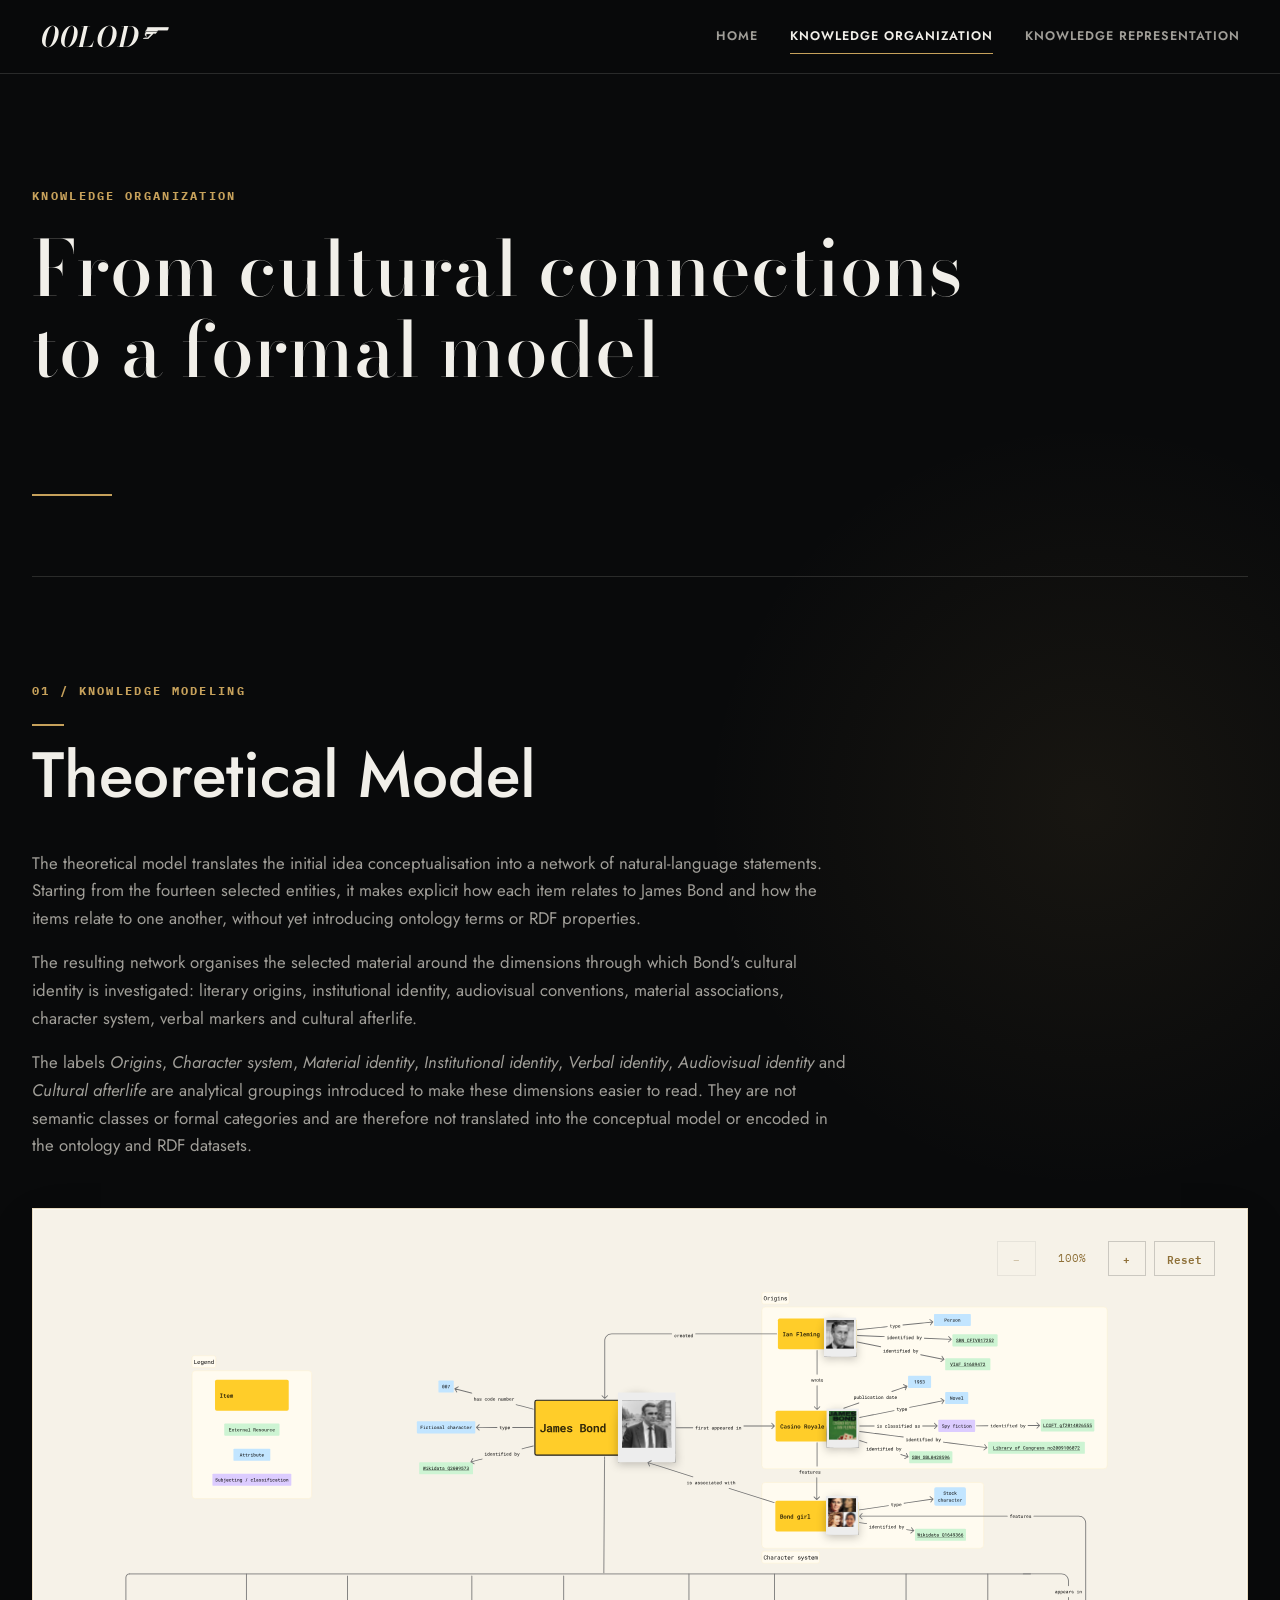
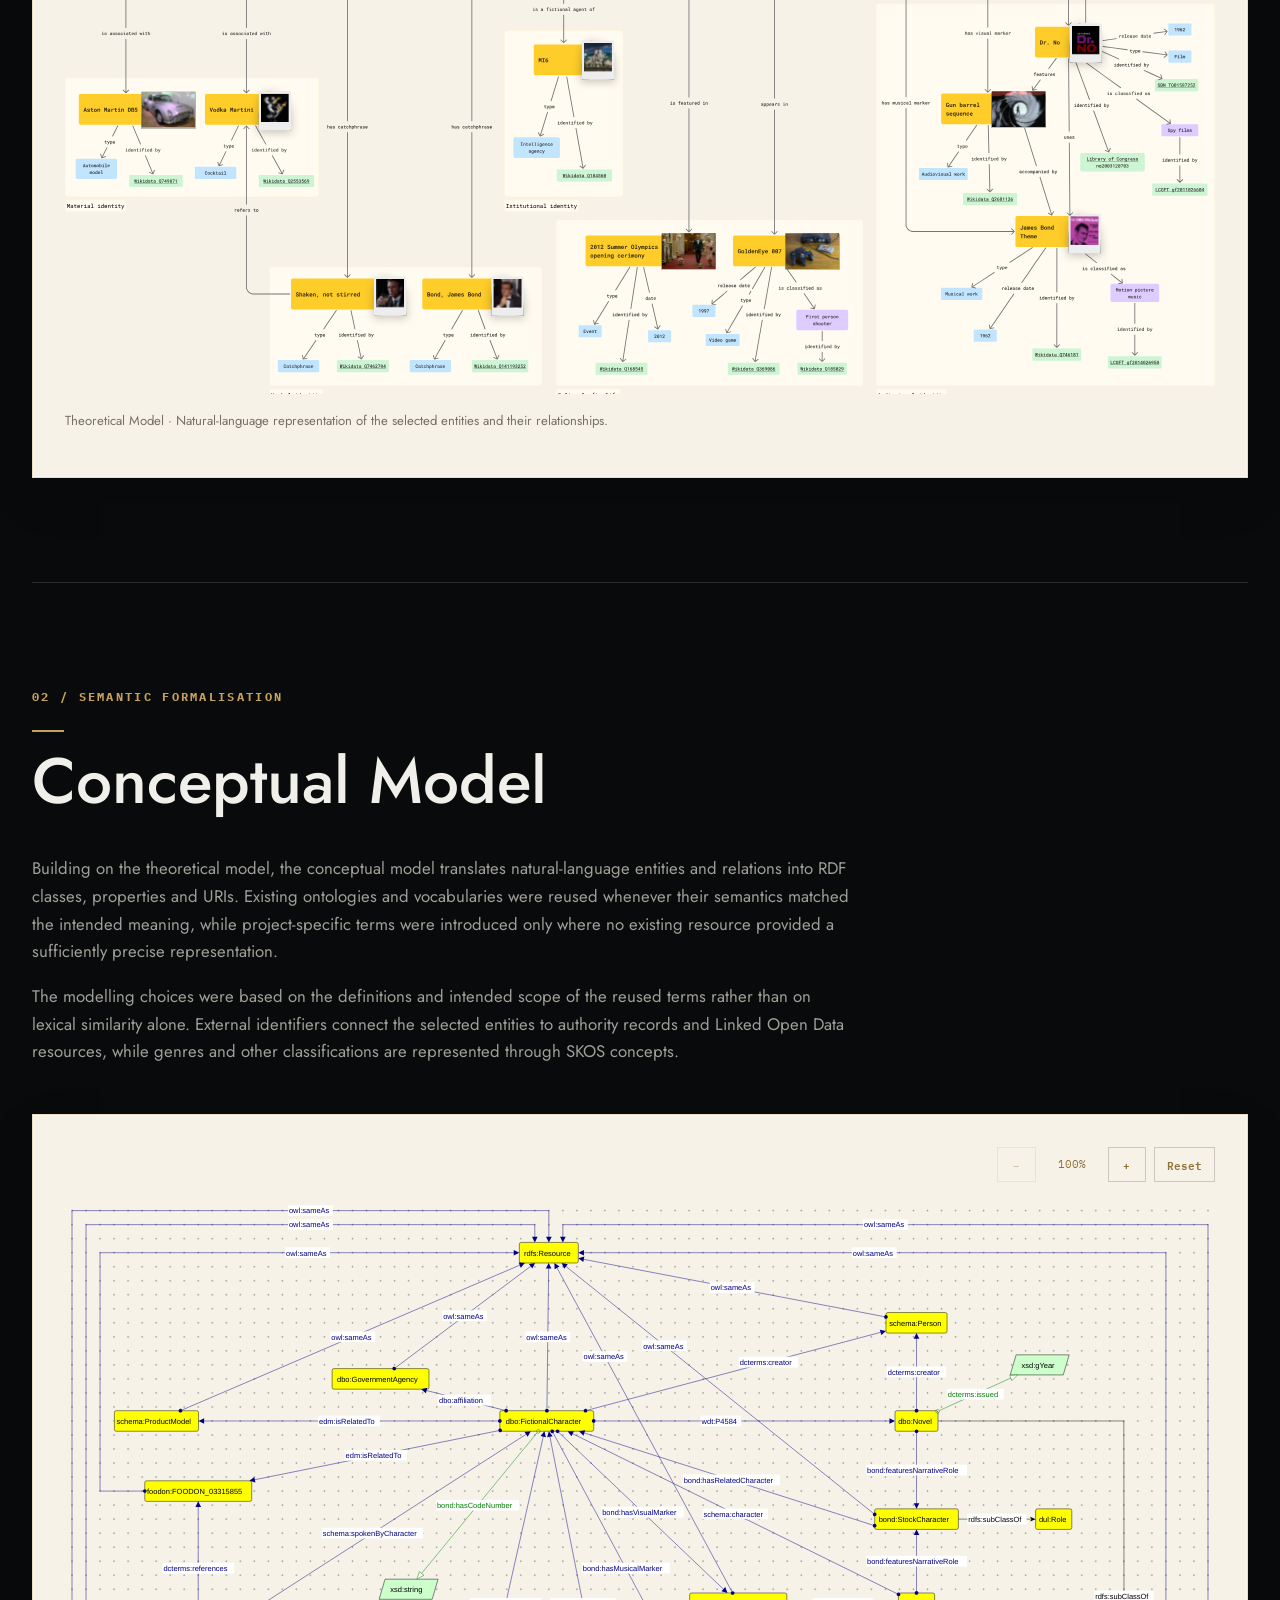
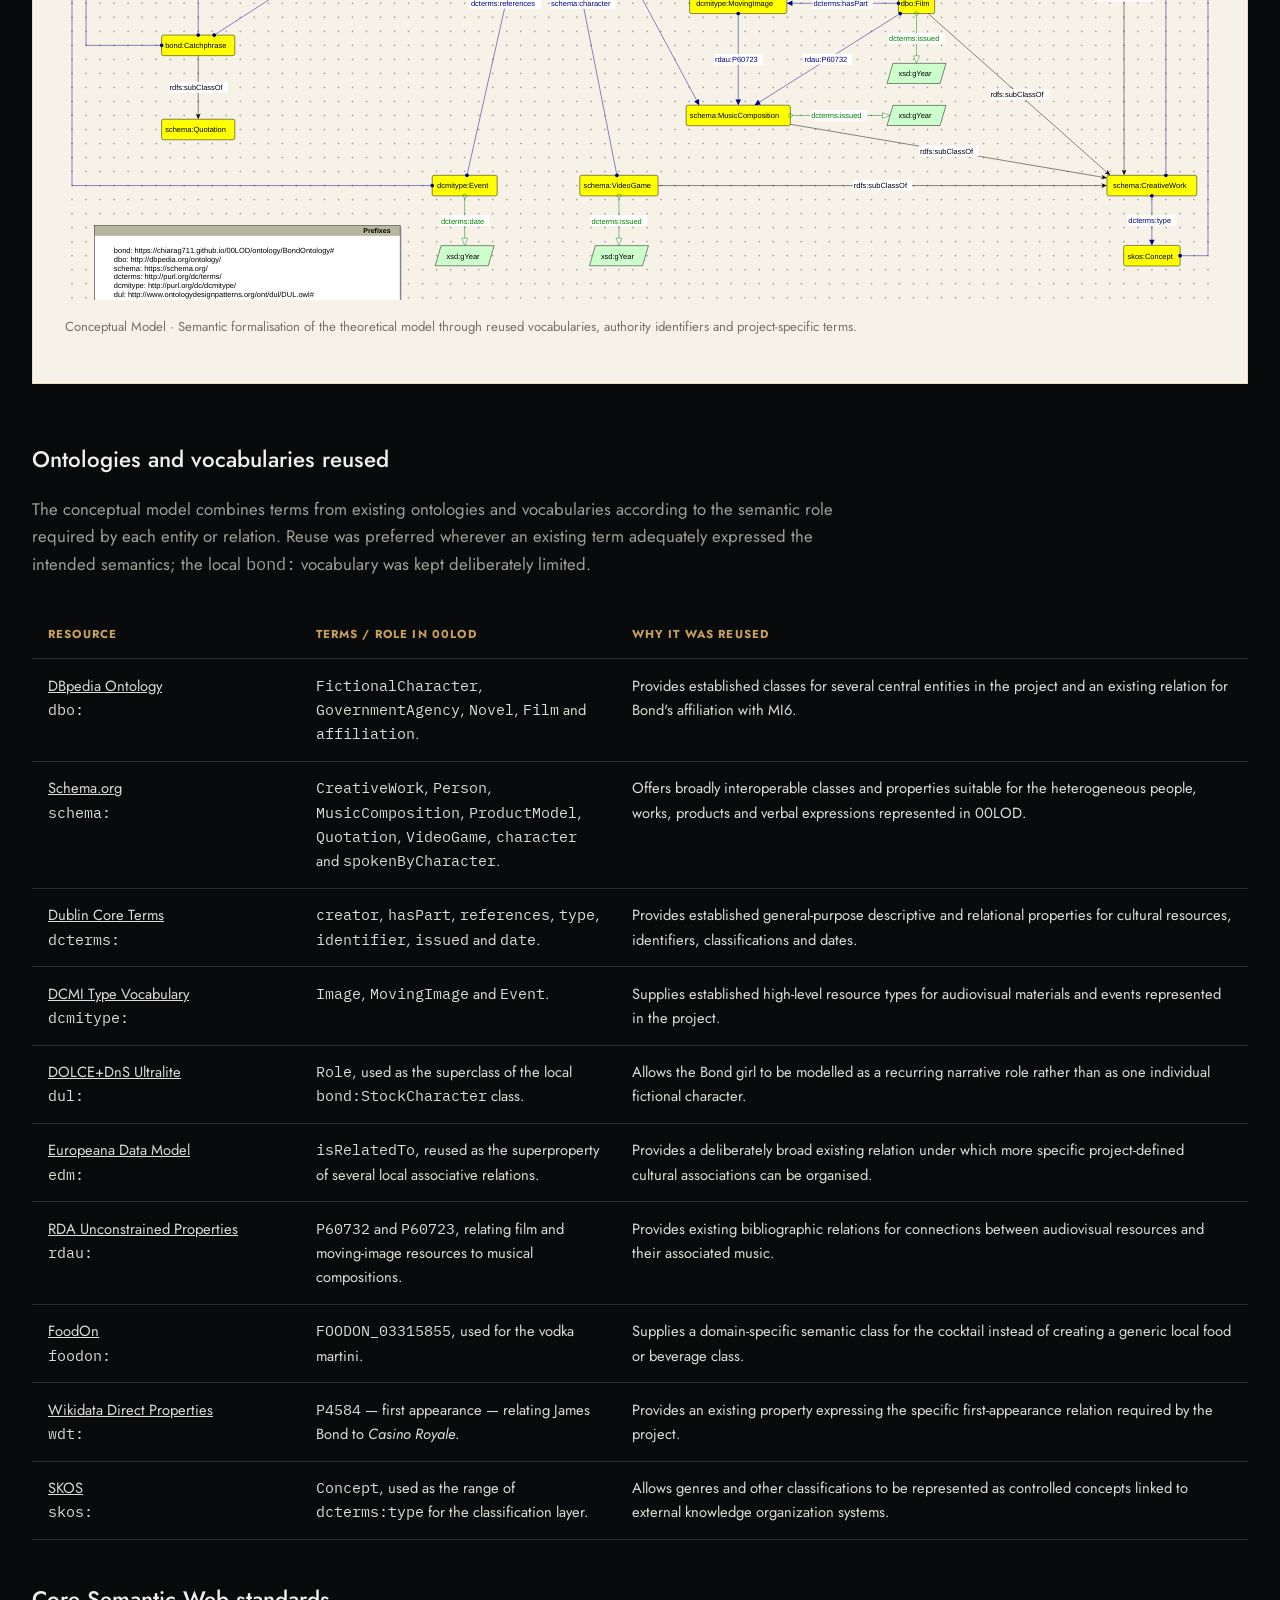
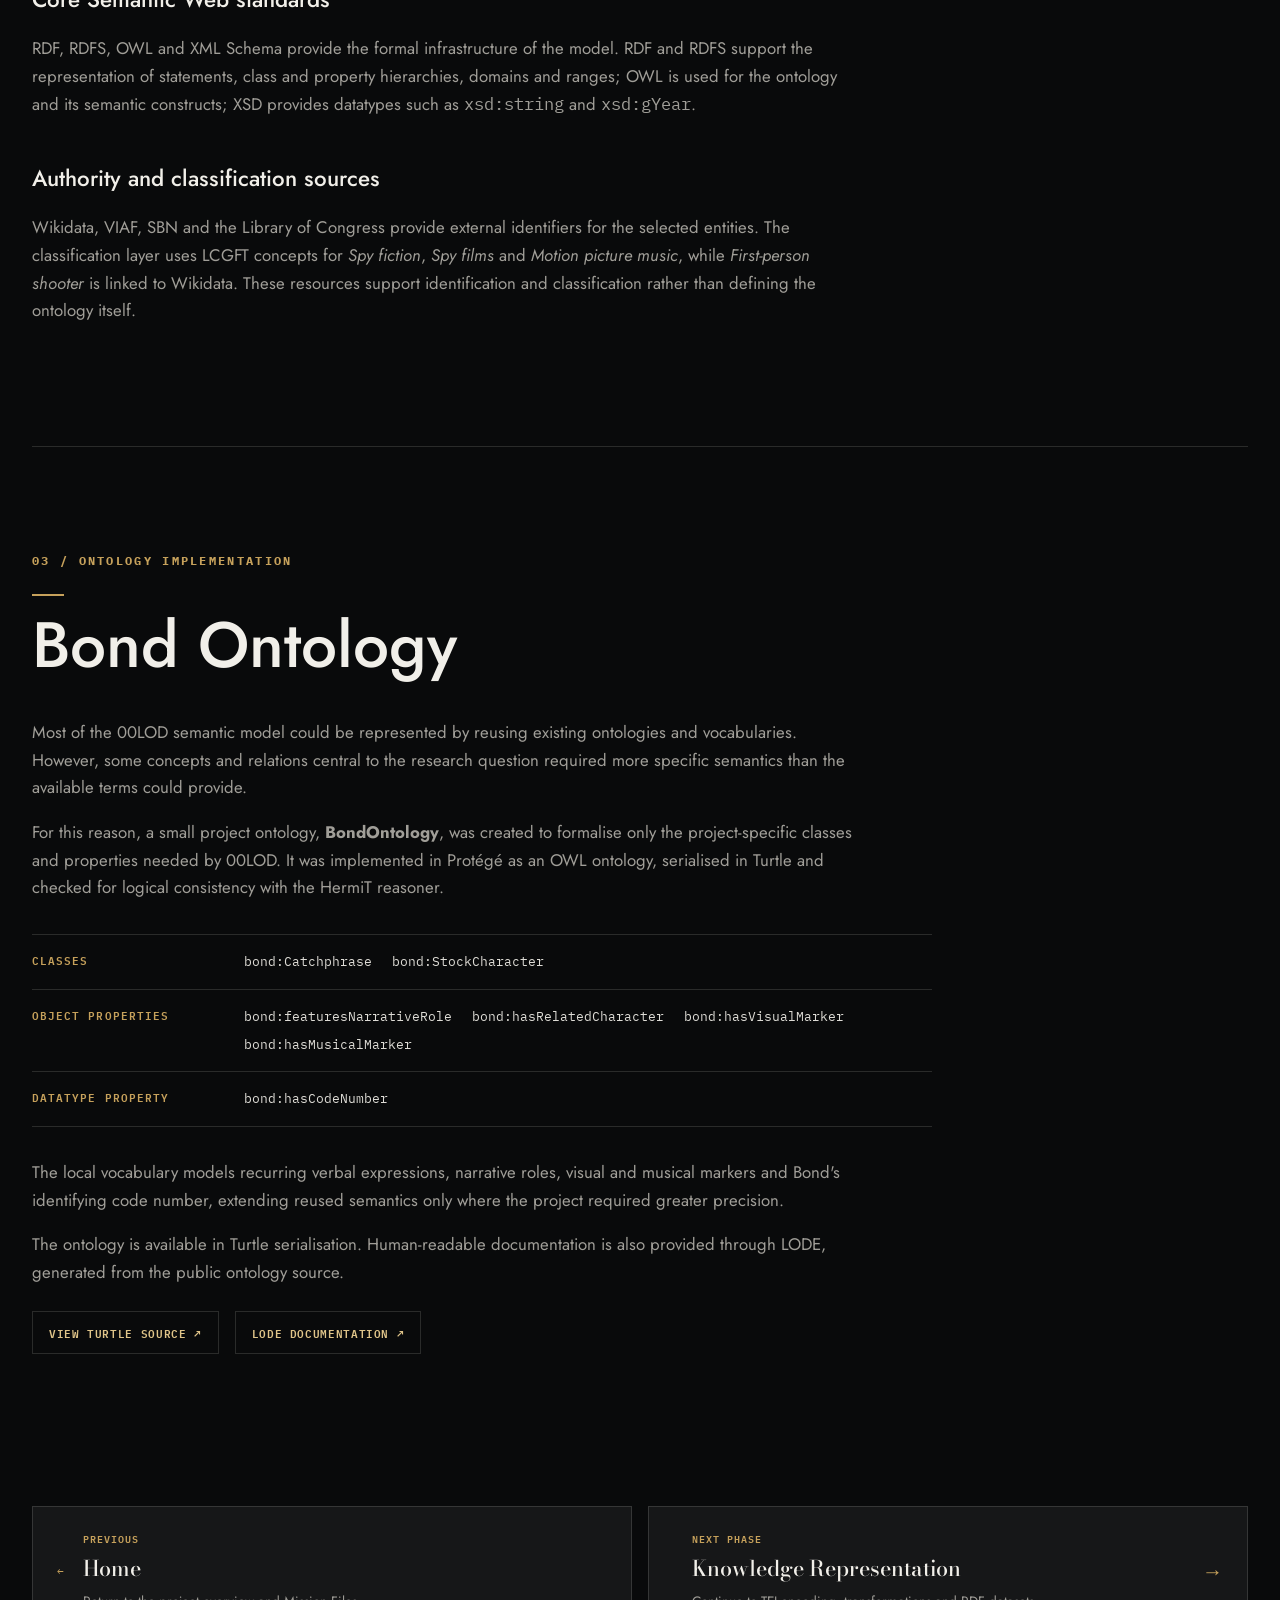
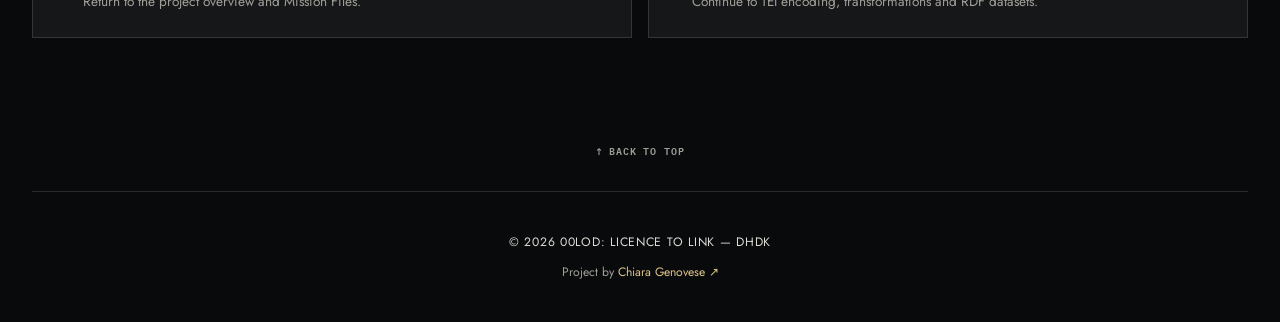
<file: pages/knowledge-organization.html>
<!DOCTYPE html>
<html lang="en">

<head>
    <!-- Basic metadata -->
    <meta charset="UTF-8">
    <meta name="viewport" content="width=device-width, initial-scale=1.0">
    <title>Knowledge Organization | 00LOD</title>
    <link rel="icon" href="../assets/img/logo.svg" type="image/svg+xml">

    <!-- Google Fonts -->
    <link rel="preconnect" href="https://fonts.googleapis.com">
    <link rel="preconnect" href="https://fonts.gstatic.com" crossorigin>
    <link href="https://fonts.googleapis.com/css2?family=Bodoni+Moda:opsz,wght@6..96,400;6..96,500;6..96,600&family=IBM+Plex+Mono:wght@400;500;600&family=Jost:wght@300;400;500;600;700&display=swap" rel="stylesheet">

    <!-- Project assets -->
    <link rel="stylesheet" href="../assets/css/style.css">
    <script src="../assets/js/site.js" defer></script>
</head>

<body>

    <!-- Header -->
    <header class="site-header">
        <a class="site-logo" href="../index.html" aria-label="00LOD home">
            <span class="logo-text">00LOD</span>
            <img class="logo-mark" src="../assets/img/logo.svg" alt="">
        </a>

        <button class="menu-toggle" type="button" aria-expanded="false" aria-controls="site-nav" aria-label="Open navigation">
            <span></span>
            <span></span>
            <span></span>
        </button>

        <nav class="site-nav" id="site-nav" aria-label="Main navigation">
            <a href="../index.html">Home</a>
            <a href="knowledge-organization.html" class="active">Knowledge Organization</a>
            <a href="knowledge-representation.html">Knowledge Representation</a>
        </nav>
    </header>

    <main>

        <!-- Page heading -->
        <section class="page-heading">
            <p class="eyebrow">Knowledge Organization</p>
            <h1>From cultural connections to a formal model</h1>
        </section>

        <!-- Theoretical model -->
        <section class="section" id="theoretical-model">
            <p class="eyebrow">01 / Knowledge Modeling</p>
            <h2>Theoretical Model</h2>

            <p>
                The theoretical model translates the initial idea conceptualisation into a network of
                natural-language statements. Starting from the fourteen selected entities, it makes explicit
                how each item relates to James Bond and how the items relate to one another, without yet
                introducing ontology terms or RDF properties.
            </p>

            <p>
                The resulting network organises the selected material around the dimensions through which
                Bond's cultural identity is investigated: literary origins, institutional identity,
                audiovisual conventions, material associations, character system, verbal markers and
                cultural afterlife.
            </p>

            <p>
                The labels <em>Origins</em>, <em>Character system</em>, <em>Material identity</em>,
                <em>Institutional identity</em>, <em>Verbal identity</em>, <em>Audiovisual identity</em>
                and <em>Cultural afterlife</em> are analytical groupings introduced to make these dimensions
                easier to read. They are not semantic classes or formal categories and are therefore not
                translated into the conceptual model or encoded in the ontology and RDF datasets.
            </p>

            <div class="visualisation visualisation-model" data-model-viewer>
                <div class="model-toolbar" aria-label="Theoretical model zoom controls">
                    <button type="button" data-model-zoom="out" aria-label="Zoom out">−</button>
                    <span class="model-zoom-value" data-zoom-value aria-live="polite">100%</span>
                    <button type="button" data-model-zoom="in" aria-label="Zoom in">+</button>
                    <button type="button" data-model-zoom="reset">Reset</button>
                </div>

                <div class="model-viewport">
                    <img class="model-zoom-image" data-model-image src="../models/theoretical_model.svg" alt="Theoretical model of the 00LOD project">
                </div>

                <p class="visualisation-caption">
                    Theoretical Model · Natural-language representation of the selected entities and their relationships.
                </p>
            </div>
        </section>

        <!-- Conceptual model -->
        <section class="section" id="conceptual-model">
            <p class="eyebrow">02 / Semantic Formalisation</p>
            <h2>Conceptual Model</h2>

           <p>
                Building on the theoretical model, the conceptual model translates natural-language
                entities and relations into RDF classes, properties and URIs. Existing ontologies and
                vocabularies were reused whenever their semantics matched the intended meaning, while
                project-specific terms were introduced only where no existing resource provided a
                sufficiently precise representation.
            </p>

            <p>
                The modelling choices were based on the definitions and intended scope of the reused
                terms rather than on lexical similarity alone. External identifiers connect the selected
                entities to authority records and Linked Open Data resources, while genres and other
                classifications are represented through SKOS concepts.
            </p>

            <div class="visualisation visualisation-model" data-model-viewer>
                <div class="model-toolbar" aria-label="Conceptual model zoom controls">
                    <button type="button" data-model-zoom="out" aria-label="Zoom out">−</button>
                    <span class="model-zoom-value" data-zoom-value aria-live="polite">100%</span>
                    <button type="button" data-model-zoom="in" aria-label="Zoom in">+</button>
                    <button type="button" data-model-zoom="reset">Reset</button>
                </div>

                <div class="model-viewport">
                    <img class="model-zoom-image" data-model-image src="../models/conceptual_model.svg" alt="Conceptual model of the 00LOD project">
                </div>

                <p class="visualisation-caption">
                    Conceptual Model · Semantic formalisation of the theoretical model through reused vocabularies,
                    authority identifiers and project-specific terms.
                </p>
            </div>

            <h3>Ontologies and vocabularies reused</h3>

            <p>
                The conceptual model combines terms from existing ontologies and vocabularies according
                to the semantic role required by each entity or relation. Reuse was preferred wherever
                an existing term adequately expressed the intended semantics; the local
                <code>bond:</code> vocabulary was kept deliberately limited.
            </p>

            <table>
                <thead>
                    <tr>
                        <th>Resource</th>
                        <th>Terms / role in 00LOD</th>
                        <th>Why it was reused</th>
                    </tr>
                </thead>

                <tbody>
                    <tr>
                        <td>
                            <a href="https://dbpedia.org/ontology/" target="_blank" rel="noopener">
                                DBpedia Ontology
                            </a>
                            <br><code>dbo:</code>
                        </td>
                        <td>
                            <code>FictionalCharacter</code>, <code>GovernmentAgency</code>,
                            <code>Novel</code>, <code>Film</code> and <code>affiliation</code>.
                        </td>
                        <td>
                            Provides established classes for several central entities in the project and
                            an existing relation for Bond's affiliation with MI6.
                        </td>
                    </tr>

                    <tr>
                        <td>
                            <a href="https://schema.org/" target="_blank" rel="noopener">
                                Schema.org
                            </a>
                            <br><code>schema:</code>
                        </td>
                        <td>
                            <code>CreativeWork</code>, <code>Person</code>, <code>MusicComposition</code>,
                            <code>ProductModel</code>, <code>Quotation</code>, <code>VideoGame</code>,
                            <code>character</code> and <code>spokenByCharacter</code>.
                        </td>
                        <td>
                            Offers broadly interoperable classes and properties suitable for the heterogeneous
                            people, works, products and verbal expressions represented in 00LOD.
                        </td>
                    </tr>

                    <tr>
                        <td>
                            <a href="https://www.dublincore.org/specifications/dublin-core/dcmi-terms/" target="_blank" rel="noopener">
                                Dublin Core Terms
                            </a>
                            <br><code>dcterms:</code>
                        </td>
                        <td>
                            <code>creator</code>, <code>hasPart</code>, <code>references</code>,
                            <code>type</code>, <code>identifier</code>, <code>issued</code> and
                            <code>date</code>.
                        </td>
                        <td>
                            Provides established general-purpose descriptive and relational properties
                            for cultural resources, identifiers, classifications and dates.
                        </td>
                    </tr>

                    <tr>
                        <td>
                            <a href="https://www.dublincore.org/specifications/dublin-core/dcmi-type-vocabulary/" target="_blank" rel="noopener">
                                DCMI Type Vocabulary
                            </a>
                            <br><code>dcmitype:</code>
                        </td>
                        <td>
                            <code>Image</code>, <code>MovingImage</code> and <code>Event</code>.
                        </td>
                        <td>
                            Supplies established high-level resource types for audiovisual materials
                            and events represented in the project.
                        </td>
                    </tr>

                    <tr>
                        <td>
                            <a href="http://www.ontologydesignpatterns.org/ont/dul/DUL.owl" target="_blank" rel="noopener">
                                DOLCE+DnS Ultralite
                            </a>
                            <br><code>dul:</code>
                        </td>
                        <td>
                            <code>Role</code>, used as the superclass of the local
                            <code>bond:StockCharacter</code> class.
                        </td>
                        <td>
                            Allows the Bond girl to be modelled as a recurring narrative role rather than
                            as one individual fictional character.
                        </td>
                    </tr>

                    <tr>
                        <td>
                            <a href="http://www.europeana.eu/schemas/edm/" target="_blank" rel="noopener">
                                Europeana Data Model
                            </a>
                            <br><code>edm:</code>
                        </td>
                        <td>
                            <code>isRelatedTo</code>, reused as the superproperty of several local
                            associative relations.
                        </td>
                        <td>
                            Provides a deliberately broad existing relation under which more specific
                            project-defined cultural associations can be organised.
                        </td>
                    </tr>

                    <tr>
                        <td>
                            <a href="http://rdaregistry.info/Elements/u/" target="_blank" rel="noopener">
                                RDA Unconstrained Properties
                            </a>
                            <br><code>rdau:</code>
                        </td>
                        <td>
                            <code>P60732</code> and <code>P60723</code>, relating film and moving-image
                            resources to musical compositions.
                        </td>
                        <td>
                            Provides existing bibliographic relations for connections between audiovisual
                            resources and their associated music.
                        </td>
                    </tr>

                    <tr>
                        <td>
                            <a href="http://purl.obolibrary.org/obo/FOODON_03315855" target="_blank" rel="noopener">
                                FoodOn
                            </a>
                            <br><code>foodon:</code>
                        </td>
                        <td>
                            <code>FOODON_03315855</code>, used for the vodka martini.
                        </td>
                        <td>
                            Supplies a domain-specific semantic class for the cocktail instead of creating
                            a generic local food or beverage class.
                        </td>
                    </tr>

                    <tr>
                        <td>
                            <a href="https://www.wikidata.org/wiki/Property:P4584" target="_blank" rel="noopener">
                                Wikidata Direct Properties
                            </a>
                            <br><code>wdt:</code>
                        </td>
                        <td>
                            <code>P4584</code> — first appearance — relating James Bond to
                            <em>Casino Royale</em>.
                        </td>
                        <td>
                            Provides an existing property expressing the specific first-appearance relation
                            required by the project.
                        </td>
                    </tr>

                    <tr>
                        <td>
                            <a href="https://www.w3.org/TR/skos-reference/" target="_blank" rel="noopener">
                                SKOS
                            </a>
                            <br><code>skos:</code>
                        </td>
                        <td>
                            <code>Concept</code>, used as the range of <code>dcterms:type</code> for the
                            classification layer.
                        </td>
                        <td>
                            Allows genres and other classifications to be represented as controlled
                            concepts linked to external knowledge organization systems.
                        </td>
                    </tr>
                </tbody>
            </table>

            <h3>Core Semantic Web standards</h3>

            <p>
                RDF, RDFS, OWL and XML Schema provide the formal infrastructure of the model.
                RDF and RDFS support the representation of statements, class and property hierarchies,
                domains and ranges; OWL is used for the ontology and its semantic constructs; XSD
                provides datatypes such as <code>xsd:string</code> and <code>xsd:gYear</code>.
            </p>

            <h3>Authority and classification sources</h3>

            <p>
                Wikidata, VIAF, SBN and the Library of Congress provide external identifiers for the
                selected entities. The classification layer uses LCGFT concepts for <em>Spy fiction</em>,
                <em>Spy films</em> and <em>Motion picture music</em>, while
                <em>First-person shooter</em> is linked to Wikidata. These resources support
                identification and classification rather than defining the ontology itself.
            </p>
        </section>

        <!-- Ontology -->
        <section class="section" id="ontology">
            <p class="eyebrow">03 / Ontology Implementation</p>
            <h2>Bond Ontology</h2>

            <p>
                Most of the 00LOD semantic model could be represented by reusing existing ontologies
                and vocabularies. However, some concepts and relations central to the research question
                required more specific semantics than the available terms could provide.
            </p>

            <p>
                For this reason, a small project ontology, <strong>BondOntology</strong>, was created
                to formalise only the project-specific classes and properties needed by 00LOD.
                It was implemented in Protégé as an OWL ontology, serialised in Turtle and checked
                for logical consistency with the HermiT reasoner.
            </p>

            <div class="ontology-vocabulary">
                <div class="ontology-vocabulary-row">
                    <span class="ontology-vocabulary-label">Classes</span>
                    <span class="ontology-vocabulary-terms">
                        <code>bond:Catchphrase</code>
                        <code>bond:StockCharacter</code>
                    </span>
                </div>

                <div class="ontology-vocabulary-row">
                    <span class="ontology-vocabulary-label">Object properties</span>
                    <span class="ontology-vocabulary-terms">
                        <code>bond:featuresNarrativeRole</code>
                        <code>bond:hasRelatedCharacter</code>
                        <code>bond:hasVisualMarker</code>
                        <code>bond:hasMusicalMarker</code>
                    </span>
                </div>

                <div class="ontology-vocabulary-row">
                    <span class="ontology-vocabulary-label">Datatype property</span>
                    <span class="ontology-vocabulary-terms">
                        <code>bond:hasCodeNumber</code>
                    </span>
                </div>
            </div>

            <p>
                The local vocabulary models recurring verbal expressions, narrative roles, visual and
                musical markers and Bond's identifying code number, extending reused semantics only
                where the project required greater precision.
            </p>

            <p>
                The ontology is available in Turtle serialisation. Human-readable documentation
                is also provided through LODE, generated from the public ontology source.
            </p>

            <div class="ontology-actions">
                <a href="../ontology/BondOntology.ttl" target="_blank" rel="noopener">
                    View Turtle source ↗
                </a>

                <a href="https://lode.opencitations.net/extract?url=https%3A%2F%2Fchiarag711.github.io%2F00LOD%2Fontology%2FBondOntology.ttl&read_as=owl"
                target="_blank"
                rel="noopener">
                    LODE documentation ↗
                </a>
            </div>
        </section>

        <!-- Continue exploring -->
        <div class="continue-grid page-links">
            <a class="continue-card" href="../index.html">
                <span class="continue-number">←</span>

                <span class="continue-content">
                    <span class="continue-label">Previous</span>
                    <strong>Home</strong>
                    <span>Return to the project overview and Mission Files.</span>
                </span>
            </a>

            <a class="continue-card" href="knowledge-representation.html">
                <span class="continue-content">
                    <span class="continue-label">Next phase</span>
                    <strong>Knowledge Representation</strong>
                    <span>Continue to TEI encoding, transformations and RDF datasets.</span>
                </span>

                <span class="continue-arrow">→</span>
            </a>
        </div>

    </main>

    <a class="back-to-top" href="#">↑ Back to top</a>

    <!-- Footer -->
    <footer class="site-footer">
        <p>© 2026 00LOD: Licence to Link — DHDK</p>
        <p>Project by <a href="https://github.com/Chiarag711" target="_blank" rel="noopener">Chiara Genovese ↗</a></p>
    </footer>

</body>

</html>
</file>
<file: assets/css/style.css>
:root {
    --black: #090a0b;
    --black-soft: #101112;
    --surface: #161718;
    --surface-light: #1d1f20;

    --white: #f1efe9;
    --text: #dedcd6;
    --muted: #a09e98;

    --gold: #c6a15b;
    --gold-light: #dfc489;
    --gold-dark: #8f7139;

    --border: rgba(241, 239, 233, 0.14);
    --border-gold: rgba(198, 161, 91, 0.45);

    --max-width: 1240px;
    --header-height: 74px;
}


/* ---------------------------------
   Reset
---------------------------------- */

* {
    box-sizing: border-box;
}

html {
    scroll-behavior: smooth;
}

body {
    margin: 0;

    background:
        radial-gradient(
            circle at 85% 12%,
            rgba(198, 161, 91, 0.08),
            transparent 24rem
        ),
        var(--black);

    color: var(--text);

    font-family: "Jost", Arial, sans-serif;
    line-height: 1.65;

    -webkit-font-smoothing: antialiased;
}

img,
svg {
    max-width: 100%;
    height: auto;
}

a {
    color: inherit;
}

::selection {
    background: var(--gold);
    color: var(--black);
}


/* ---------------------------------
   Typography
---------------------------------- */

h1,
h2,
h3 {
    margin-top: 0;

    color: var(--white);

    font-weight: 500;
    line-height: 1.05;
}

h1 {
    font-family: "Bodoni Moda", Georgia, serif;
    font-size: clamp(3.5rem, 8vw, 7.5rem);
}

h2 {
    font-size: clamp(2.2rem, 5vw, 4.2rem);
}

h3 {
    font-size: 1.4rem;
}

p {
    margin-top: 0;
}

.eyebrow,
.file-number,
.metadata-label {
    font-family: "IBM Plex Mono", Consolas, monospace;
}


/* ---------------------------------
   Header
---------------------------------- */

.site-header {
    min-height: var(--header-height);

    display: flex;
    justify-content: space-between;
    align-items: center;

    padding: 0 2.5rem;

    position: sticky;
    top: 0;
    z-index: 1000;

    background: rgba(9, 10, 11, 0.94);

    border-bottom: 1px solid var(--border);

    backdrop-filter: blur(10px);
}

.site-logo {
    display: inline-flex;
    align-items: center;
    gap: 0.16rem;

    color: var(--white);

    text-decoration: none;

    flex-shrink: 0;
}

.logo-text {
    font-family: "Bodoni Moda", Georgia, serif;
    font-size: 1.75rem;
    font-weight: 600;
    font-style: italic;

    line-height: 1;
    letter-spacing: 0.04em;
}

.logo-mark {
    width: 1.6rem;
    height: auto;

    display: block;
    flex-shrink: 0;

    transform: translateY(-4px);
}


/* ---------------------------------
   Navigation
---------------------------------- */

.site-nav {
    display: flex;
    align-items: center;
    gap: 2rem;
}

.site-nav a {
    position: relative;

    padding: 1.65rem 0;

    color: var(--muted);

    font-size: 0.78rem;
    font-weight: 600;

    letter-spacing: 0.08em;
    text-transform: uppercase;
    text-decoration: none;

    transition: color 0.2s ease;
}

.site-nav a:hover,
.site-nav a.active {
    color: var(--white);
}

.site-nav a::after {
    content: "";

    width: 0;
    height: 1px;

    position: absolute;
    left: 0;
    bottom: 1.2rem;

    background: var(--gold);

    transition: width 0.25s ease;
}

.site-nav a:hover::after,
.site-nav a.active::after {
    width: 100%;
}


/* ---------------------------------
   Hamburger menu
---------------------------------- */

.menu-toggle {
    display: none;

    width: 28px;

    padding: 0;

    background: transparent;
    border: 0;

    cursor: pointer;
}

.menu-toggle span {
    display: block;

    width: 28px;
    height: 1.5px;

    margin: 5px 0;

    background: var(--white);

    transform-origin: center;

    transition:
        transform 0.25s ease,
        opacity 0.25s ease;
}

.menu-toggle[aria-expanded="true"] span:nth-child(1) {
    transform: translateY(6.5px) rotate(45deg);
}

.menu-toggle[aria-expanded="true"] span:nth-child(2) {
    opacity: 0;
}

.menu-toggle[aria-expanded="true"] span:nth-child(3) {
    transform: translateY(-6.5px) rotate(-45deg);
}


/* ---------------------------------
   Main layout
---------------------------------- */

main {
    width: min(calc(100% - 4rem), var(--max-width));
    margin: 0 auto;
}


/* ---------------------------------
   Hero
---------------------------------- */

.hero {
    min-height: calc(100vh - var(--header-height));

    display: flex;
    flex-direction: column;
    justify-content: center;

    position: relative;

    padding: 7rem 0 8rem;
}

.hero::before {
    content: "007";

    position: absolute;
    right: 0;
    top: 50%;

    transform: translateY(-55%);

    color: rgba(241, 239, 233, 0.025);

    font-size: clamp(10rem, 28vw, 25rem);
    font-weight: 700;

    line-height: 0.8;
    letter-spacing: -0.08em;

    pointer-events: none;
    user-select: none;
}

.eyebrow {
    margin-bottom: 1.5rem;

    color: var(--gold);

    font-size: 0.72rem;
    font-weight: 700;

    letter-spacing: 0.2em;
    text-transform: uppercase;
}

.hero h1 {
    max-width: 1050px;

    margin-bottom: 2.2rem;

    position: relative;
    z-index: 1;
}

.hero-title span {
    display: block;
}

.research-question {
    max-width: 900px;

    margin-bottom: 1.8rem;

    color: var(--white);

    font-size: clamp(1.4rem, 3vw, 2.15rem);
    font-weight: 300;

    line-height: 1.3;
}

.research-question::before {
    content: "RQ";

    display: inline-block;

    margin-right: 1rem;
    padding-right: 1rem;

    border-right: 1px solid var(--gold);

    color: var(--gold);

    font-size: 0.62em;
    font-weight: 700;

    letter-spacing: 0.14em;
}

.intro {
    max-width: 760px;

    color: var(--muted);

    font-size: 1.08rem;
}


/* ---------------------------------
   Internal-page headings
---------------------------------- */

.page-heading {
    min-height: 52vh;

    display: flex;
    flex-direction: column;
    justify-content: flex-end;

    padding: 7rem 0 5rem;

    position: relative;
}

.page-heading::after {
    content: "";

    width: 5rem;
    height: 2px;

    margin-top: 2.5rem;

    background: var(--gold);
}

.page-heading h1 {
    max-width: 1000px;

    font-size: clamp(3rem, 6vw, 5.8rem);
}


/* ---------------------------------
   Sections
---------------------------------- */

.section {
    padding: 6.5rem 0;

    border-top: 1px solid var(--border);
}

.section > p:not(.eyebrow) {
    max-width: 820px;
    color: var(--muted);
    font-size: 1.05rem;
}

.section h2 {
    position: relative;

    margin-bottom: 2.5rem;
}

.section h2::before {
    content: "";

    display: block;

    width: 2rem;
    height: 2px;

    margin-bottom: 1rem;

    background: var(--gold);
}

.section h3 {
    margin-top: 3rem;
    margin-bottom: 1.5rem;
}

.section > p:not(.eyebrow) a {
    text-underline-offset: 0.18em;

    transition: color 0.2s ease;
}

.section > p:not(.eyebrow) a:hover {
    color: var(--gold-light);
}

/* ---------------------------------
   Project brief
---------------------------------- */

.project-grid {
    display: grid;
    grid-template-columns: 1.4fr 1fr;

    gap: 5rem;

    align-items: start;
}

.project-intro {
    max-width: 700px;

    color: var(--text);

    font-size: 1.15rem;
}

.project-intro p:last-child {
    color: var(--muted);
}

.project-facts {
    border-top: 1px solid var(--border);
}

.project-fact {
    display: flex;
    flex-direction: column;

    gap: 0.3rem;

    padding: 1.1rem 0;

    border-bottom: 1px solid var(--border);
}

.project-label {
    color: var(--gold);

    font-family: "IBM Plex Mono", Consolas, monospace;
    font-size: 0.68rem;
    font-weight: 600;

    letter-spacing: 0.12em;
    text-transform: uppercase;
}


/* ---------------------------------
   Mission Files
---------------------------------- */

.mission-grid {
    display: grid;
    grid-template-columns: repeat(auto-fit, minmax(220px, 1fr));

    gap: 1.25rem;

    margin-top: 3rem;
}

.mission-group {
    grid-column: 1 / -1;

    margin: 2rem 0 0.25rem;
    padding-top: 1rem;

    border-top: 1px solid var(--border);

    color: var(--gold);

    font-family: "IBM Plex Mono", Consolas, monospace;
    font-size: 0.66rem;
    font-weight: 600;

    letter-spacing: 0.14em;
    text-transform: uppercase;
}

.mission-group:first-child {
    margin-top: 0;
    padding-top: 0;

    border-top: 0;
}

.mission-card {
    display: block;
    height: 100%;
    overflow: hidden;

    text-decoration: none;

    background: var(--surface);

    border: 1px solid var(--border);

    transition:
        transform 0.25s ease,
        border-color 0.25s ease;
}

.mission-card:hover {
    transform: translateY(-4px);

    border-color: var(--border-gold);
}

.mission-card img {
    display: block;

    width: 100%;

    aspect-ratio: 4 / 3;

    object-fit: cover;

    filter: grayscale(20%) contrast(1.05);

    transition:
        filter 0.3s ease,
        transform 0.35s ease;
}

.mission-card img.contain {
    object-fit: contain;

    padding: 1rem;

    background: var(--black-soft);
}

/* Keep Craig and the Queen central in Mission File 014 */
.mission-card img.olympics-preview {
    object-position: 90% center;
}

.mission-card:hover img {
    filter: grayscale(0);

    transform: scale(1.015);
}

.mission-card-content {
    padding: 1.25rem;
}

.mission-card .file-number,
.dossier .file-number {
    display: block;

    margin-bottom: 0.65rem;

    color: var(--gold);

    font-family: "IBM Plex Mono", Consolas, monospace;
    font-size: 0.68rem;
    font-weight: 600;

    letter-spacing: 0.14em;
    text-transform: uppercase;
}

.mission-card h3 {
    margin-bottom: 1rem;
}

.open-dossier {
    color: var(--muted);

    font-family: "IBM Plex Mono", Consolas, monospace;
    font-size: 0.68rem;

    letter-spacing: 0.08em;
    text-transform: uppercase;
}

.mission-card:hover .open-dossier {
    color: var(--gold-light);
}


/* ---------------------------------
   Dossier overlay
---------------------------------- */

.dossier {
    position: fixed;
    inset: 0;

    z-index: 2000;

    padding: clamp(2.5rem, 6vw, 5rem) clamp(1rem, 4vw, 3rem);

    overflow-y: auto;

    opacity: 0;
    visibility: hidden;
    pointer-events: none;

    transition:
        opacity 0.24s ease,
        visibility 0s linear 0.24s;
}

.dossier:target {
    opacity: 1;
    visibility: visible;
    pointer-events: auto;

    transition-delay: 0s;
}

.dossier-backdrop {
    position: fixed;
    inset: 0;

    background: rgba(0, 0, 0, 0.82);

    backdrop-filter: blur(8px);
}

.dossier-panel {
    width: min(1120px, 100%);

    margin: 1.8rem auto 0;

    position: relative;
    z-index: 1;

    padding: clamp(2rem, 5vw, 4.5rem);

    background:
        linear-gradient(
            rgba(143, 113, 57, 0.04),
            rgba(143, 113, 57, 0.04)
        ),
        var(--white);

    color: #252525;

    border: 1px solid rgba(198, 161, 91, 0.55);

    box-shadow: 0 30px 90px rgba(0, 0, 0, 0.55);

    opacity: 0;

    transform: translateY(18px) scale(0.985);

    transition:
        opacity 0.24s ease,
        transform 0.28s cubic-bezier(0.22, 1, 0.36, 1);
}

.dossier:target .dossier-panel {
    opacity: 1;

    transform: translateY(0) scale(1);
}

.dossier-tab {
    position: absolute;
    top: 0;
    left: clamp(1.5rem, 5vw, 4.5rem);

    transform: translateY(-100%);

    padding: 0.55rem 0.9rem;

    background: var(--black);

    color: var(--gold-light);

    font-family: "IBM Plex Mono", Consolas, monospace;
    font-size: 0.65rem;
    font-weight: 600;

    letter-spacing: 0.14em;
}


/* ---------------------------------
   Dossier close control
---------------------------------- */

.dossier-close {
    display: flex;
    align-items: center;

    gap: 0.7rem;

    position: absolute;
    top: 1.45rem;
    right: 1.6rem;

    color: var(--gold-dark);

    font-family: "IBM Plex Mono", Consolas, monospace;
    font-size: 0.62rem;
    font-weight: 600;

    line-height: 1;

    letter-spacing: 0.09em;
    text-transform: uppercase;
    text-decoration: none;

    transition: color 0.2s ease;
}

.dossier-close-label {
    display: block;
    line-height: 1;
}

.dossier-close-icon {
    width: 1.7rem;
    height: 1.7rem;

    display: grid;
    place-items: center;

    color: var(--gold-dark);

    font-family: "Jost", Arial, sans-serif;
    font-size: 1.75rem;
    font-weight: 300;

    line-height: 1;

    transform: translateY(-1px);

    transition:
        color 0.2s ease,
        transform 0.2s ease;
}

.dossier-close:hover,
.dossier-close:hover .dossier-close-icon {
    color: #665027;
}

.dossier-close:hover .dossier-close-icon {
    transform: translateY(-1px) rotate(6deg);
}


/* ---------------------------------
   Dossier heading and grid
---------------------------------- */

.dossier-heading {
    margin-bottom: 2.5rem;
    padding-bottom: 1.4rem;

    border-bottom: 1px solid rgba(9, 10, 11, 0.16);
}

.dossier .file-number {
    color: var(--gold-dark);
}

.dossier-heading h3 {
    margin: 0;

    color: var(--black);

    font-family: "Bodoni Moda", Georgia, serif;
    font-size: clamp(2.5rem, 6vw, 4.8rem);
    font-weight: 500;
}

.dossier-grid {
    display: grid;
    grid-template-columns: minmax(260px, 0.85fr) minmax(0, 1.15fr);

    gap: clamp(2rem, 5vw, 4rem);

    align-items: start;
}


/* ---------------------------------
   Dossier images
---------------------------------- */

.dossier-media img {
    display: block;

    width: 100%;

    max-height: 570px;

    object-fit: cover;

    background: var(--black-soft);
}

.dossier-media img.contain {
    object-fit: contain;

    padding: 1rem;
}

.image-description {
    margin: 0.7rem 0 0;

    color: #5f5b54;

    font-size: 0.82rem;
    font-style: italic;

    line-height: 1.5;
}

.image-credit,
.rights-note {
    margin: 0.8rem 0 0;

    color: #6d6961;

    font-family: "IBM Plex Mono", Consolas, monospace;
    font-size: 0.64rem;

    line-height: 1.55;
}

.rights-note {
    padding-left: 0.8rem;

    border-left: 2px solid rgba(143, 113, 57, 0.45);
}

.image-credit a,
.rights-note a {
    color: var(--gold-dark);

    text-underline-offset: 0.18em;
}

.image-credit a:hover,
.rights-note a:hover {
    color: #665027;
}


/* ---------------------------------
   Dossier content
---------------------------------- */

.dossier-content > p {
    margin-bottom: 1.8rem;

    color: #54514b;

    font-size: 1.05rem;
}

.metadata {
    margin-top: 1rem;

    border-top: 1px solid rgba(9, 10, 11, 0.16);
}

.metadata-row {
    display: grid;
    grid-template-columns: minmax(150px, 0.38fr) 1fr;

    gap: 1rem;

    padding: 0.9rem 0;

    border-bottom: 1px solid rgba(9, 10, 11, 0.13);
}

.metadata-label {
    color: var(--gold-dark);

    font-size: 0.66rem;
    font-weight: 700;

    letter-spacing: 0.1em;
    text-transform: uppercase;
}

.metadata-value {
    min-width: 0;

    color: #2e2d2a;
}

.authority-list {
    display: flex;
    flex-direction: column;
    align-items: flex-start;

    gap: 0.28rem;
}

.dossier-content a {
    color: var(--gold-dark);

    text-underline-offset: 0.18em;
}

.dossier-content a:hover {
    color: #665027;
}


/* ---------------------------------
   Previous / next dossier navigation
---------------------------------- */

.dossier-navigation {
    display: grid;
    grid-template-columns: 1fr 1fr;

    gap: 1rem;

    margin-top: 2.5rem;
    padding-top: 1.5rem;

    border-top: 1px solid rgba(9, 10, 11, 0.16);
}

.dossier-nav-link {
    min-width: 0;

    display: flex;
    flex-direction: column;

    gap: 0.3rem;

    padding: 1rem 1.1rem;

    background: rgba(9, 10, 11, 0.018);

    border: 1px solid rgba(9, 10, 11, 0.13);

    color: #35332f;

    text-decoration: none;

    transition:
        background 0.2s ease,
        border-color 0.2s ease,
        transform 0.2s ease;
}

.dossier-nav-link:hover {
    background: rgba(198, 161, 91, 0.08);

    border-color: rgba(143, 113, 57, 0.45);

    transform: translateY(-2px);
}

.dossier-nav-next {
    align-items: flex-end;

    text-align: right;
}

.dossier-nav-number {
    color: var(--gold-dark);

    font-family: "IBM Plex Mono", Consolas, monospace;
    font-size: 0.65rem;
    font-weight: 600;

    letter-spacing: 0.12em;
}

.dossier-nav-title {
    max-width: 100%;

    color: #35332f;

    font-family: "Bodoni Moda", Georgia, serif;
    font-size: 1.15rem;

    line-height: 1.25;
}

body.dossier-open {
    overflow: hidden;
}


/* Dossier transition */

.dossier.is-switching-next .dossier-panel {
    opacity: 0;

    transform: translateX(-22px) scale(0.99);
}

.dossier.is-switching-prev .dossier-panel {
    opacity: 0;

    transform: translateX(22px) scale(0.99);
}


/* ---------------------------------
   Embedded media
---------------------------------- */

.embedded-media {
    margin-top: 1.5rem;
}

.media-label {
    margin-bottom: 0.75rem;

    color: var(--gold-dark);

    font-family: "IBM Plex Mono", Consolas, monospace;
    font-size: 0.68rem;
    font-weight: 600;

    letter-spacing: 0.12em;
    text-transform: uppercase;
}

.video-embed {
    display: block;
    width: 100%;
    aspect-ratio: 16 / 9;

    border: 0;
    border-radius: 12px;
}

/* ---------------------------------
   Model / graph visualisations
---------------------------------- */

.visualisation {
    margin-top: 3rem;
    padding: clamp(1rem, 2.5vw, 2rem);

    overflow-x: auto;

    border: 1px solid rgba(198, 161, 91, 0.28);

    box-shadow:
        inset 0 0 0 1px rgba(255, 255, 255, 0.35),
        0 18px 45px rgba(0, 0, 0, 0.12);
}

.visualisation-model {
    background: #f6f2e8;
}

.visualisation-rdf {
    background: #ffffff;
}

.visualisation img,
.visualisation svg {
    display: block;

    width: 100%;
    height: auto;

    margin: 0 auto;
}

.visualisation-caption {
    margin-top: 1rem;

    color: #777168;

    font-size: 0.82rem;
}

.visualisation-caption a {
    color: var(--gold-dark);
}

.visualisation-caption a:hover {
    color: #665027;
}

.file-preview + h3,
.file-grid + h3,
.visualisation + h3,
.visualisation + p {
    margin-top: 4rem;
}

/* ---------------------------------
   Model zoom
---------------------------------- */

.model-toolbar {
    display: flex;
    justify-content: flex-end;
    align-items: center;

    gap: 0.5rem;

    margin-bottom: 1rem;
}

.model-toolbar button {
    min-width: 2.4rem;
    height: 2.2rem;

    padding: 0 0.75rem;

    background: transparent;

    border: 1px solid rgba(9, 10, 11, 0.18);

    color: var(--gold-dark);

    font-family: "IBM Plex Mono", Consolas, monospace;
    font-size: 0.68rem;
    font-weight: 600;

    cursor: pointer;

    transition:
        background 0.2s ease,
        border-color 0.2s ease;
}

.model-toolbar button:hover:not(:disabled) {
    background: rgba(143, 113, 57, 0.08);
    border-color: rgba(143, 113, 57, 0.5);
}

.model-toolbar button:disabled {
    opacity: 0.35;
    cursor: default;
}

.model-zoom-value {
    min-width: 3.5rem;

    color: var(--gold-dark);

    font-family: "IBM Plex Mono", Consolas, monospace;
    font-size: 0.68rem;

    text-align: center;
}

.model-viewport {
    max-height: 78vh;

    overflow: auto;

    overscroll-behavior: contain;
}

.model-viewport .model-zoom-image {
    width: var(--model-zoom, 100%);
    max-width: none;

    margin: 0;
}


/* ---------------------------------
   File previews
---------------------------------- */

.file-grid {
    display: grid;
    grid-template-columns: repeat(2, minmax(0, 1fr));

    gap: 1.25rem;

    margin-top: 3rem;
}

.file-block {
    min-width: 0;
}

.file-block h3 {
    margin-top: 0;
}

.file-block .file-preview {
    margin-top: 1.5rem;
}

.file-preview {
    margin-top: 2.5rem;

    background: var(--surface);

    border: 1px solid var(--border);
}

.file-preview summary {
    display: grid;
    grid-template-columns: 1fr auto auto;
    align-items: center;

    gap: 1rem;

    padding: 1rem 1.25rem;

    color: var(--text);

    font-family: "IBM Plex Mono", Consolas, monospace;
    font-size: 0.72rem;

    cursor: pointer;

    list-style: none;
}

.file-preview summary::-webkit-details-marker {
    display: none;
}

.file-preview summary::after {
    content: "+";

    color: var(--gold);

    font-size: 1rem;
}

.file-preview[open] summary::after {
    content: "−";
}

.file-preview summary span:last-of-type {
    color: var(--muted);

    font-size: 0.62rem;

    letter-spacing: 0.08em;
    text-transform: uppercase;
}

.file-preview pre {
    max-height: 30rem;

    margin: 0;

    overflow: auto;

    border-right: 0;
    border-left: 0;
}

.file-preview-actions {
    display: flex;
    flex-wrap: wrap;

    gap: 1rem;

    padding: 1rem 1.25rem;
}

.file-preview-actions a {
    color: var(--gold-light);

    font-family: "IBM Plex Mono", Consolas, monospace;
    font-size: 0.66rem;
    font-weight: 600;

    letter-spacing: 0.06em;
    text-decoration: none;
    text-transform: uppercase;
}

.file-preview-actions a:hover {
    color: var(--white);
}

/* ---------------------------------
   CSV preview
---------------------------------- */

.csv-table-wrapper {
    max-height: 30rem;

    overflow: auto;

    border-top: 1px solid var(--border);
    border-bottom: 1px solid var(--border);
}

.csv-table {
    width: max-content;
    min-width: 100%;

    margin: 0;

    border-collapse: collapse;

    font-family: "IBM Plex Mono", Consolas, monospace;
    font-size: 0.76rem;
}

.csv-table th,
.csv-table td {
    padding: 0.75rem 1rem;

    white-space: nowrap;

    border-right: 1px solid var(--border);
    border-bottom: 1px solid var(--border);
}

.csv-table th:last-child,
.csv-table td:last-child {
    border-right: 0;
}

.csv-table th {
    position: sticky;
    top: 0;
    z-index: 1;

    background: var(--surface-light);

    color: var(--gold);

    font-size: 0.66rem;
    font-weight: 600;

    letter-spacing: 0.06em;
    text-transform: uppercase;
}

.csv-table td {
    background: var(--surface);

    color: var(--text);
}

.csv-table tbody tr:hover td {
    background: var(--surface-light);
}

/* Give the CSV more room while it is being inspected */
.file-block:has(.csv-preview[open]) {
    grid-column: 1 / -1;
}

/* ---------------------------------
   Generated HTML preview
---------------------------------- */

.html-preview {
    display: block;

    width: 100%;
    height: 680px;

    margin-top: 1.5rem;

    background: #ffffff;

    border: 1px solid rgba(198, 161, 91, 0.28);
}

/* ---------------------------------
   Ontology access
---------------------------------- */

.ontology-vocabulary {
    max-width: 900px;

    margin: 2rem 0;

    border-top: 1px solid var(--border);
}

.ontology-vocabulary-row {
    display: grid;
    grid-template-columns: 180px 1fr;

    gap: 2rem;

    padding: 1rem 0;

    border-bottom: 1px solid var(--border);
}

.ontology-vocabulary-label {
    color: var(--gold);

    font-family: "IBM Plex Mono", Consolas, monospace;
    font-size: 0.66rem;
    font-weight: 600;

    letter-spacing: 0.1em;
    text-transform: uppercase;
}

.ontology-vocabulary-terms {
    display: flex;
    flex-wrap: wrap;

    gap: 0.4rem 1.25rem;
}

.ontology-vocabulary-terms code {
    color: var(--text);

    font-size: 0.82rem;
}

.ontology-actions {
    display: flex;
    flex-wrap: wrap;

    gap: 1rem;

    margin: 1.5rem 0 3rem;
}

.ontology-actions a {
    padding: 0.75rem 1rem;

    border: 1px solid var(--border);

    color: var(--gold-light);

    font-family: "IBM Plex Mono", Consolas, monospace;
    font-size: 0.66rem;
    font-weight: 600;

    letter-spacing: 0.06em;
    text-decoration: none;
    text-transform: uppercase;

    transition:
        background 0.2s ease,
        border-color 0.2s ease,
        color 0.2s ease;
}

.ontology-actions a:hover {
    background: var(--surface);
    border-color: var(--border-gold);

    color: var(--white);
}

/* ---------------------------------
   Idea Conceptualisation
---------------------------------- */

.idea-intro {
    max-width: 820px;
}

.idea-intro > p:last-child {
    color: var(--muted);

    font-size: 1.05rem;
}

.idea-map {
    width: min(1500px, calc(100vw - 2rem));

    margin: 4rem 0 0 50%;

    transform: translateX(-50%);
}


/* ---------------------------------
   Continue exploring
---------------------------------- */

.continue-section {
    padding-bottom: 3rem;
}

.continue-grid {
    display: grid;
    grid-template-columns: repeat(2, 1fr);

    gap: 1rem;

    margin-top: 3rem;
}

.continue-card {
    display: grid;
    grid-template-columns: auto 1fr auto;
    align-items: center;

    gap: 1.2rem;

    padding: 1.5rem;

    background: var(--surface);

    border: 1px solid var(--border);

    text-decoration: none;

    transition:
        transform 0.2s ease,
        border-color 0.2s ease,
        background 0.2s ease;
}

.continue-card:hover {
    transform: translateY(-3px);

    background: var(--surface-light);

    border-color: var(--border-gold);
}

.continue-number {
    grid-column: 1;
    color: var(--gold);

    font-family: "IBM Plex Mono", Consolas, monospace;
    font-size: 0.68rem;
}

.continue-content {
    grid-column: 2;
    display: flex;
    flex-direction: column;

    gap: 0.25rem;
}

.continue-label {
    color: var(--gold);

    font-family: "IBM Plex Mono", Consolas, monospace;
    font-size: 0.6rem;
    font-weight: 600;

    letter-spacing: 0.1em;
    text-transform: uppercase;
}

.continue-content strong {
    color: var(--white);

    font-family: "Bodoni Moda", Georgia, serif;
    font-size: 1.35rem;
    font-weight: 500;
}

.continue-content > span:last-child {
    color: var(--muted);

    font-size: 0.85rem;
}

.continue-arrow {
    grid-column: 3;
    color: var(--gold);

    font-size: 1.3rem;

    transition: transform 0.2s ease;
}

.continue-card:hover .continue-arrow {
    transform: translateX(4px);
}

.page-links {
    margin-top: 0;
    margin-bottom: 6.5rem;
}

/* ---------------------------------
   Code / RDF / TEI
---------------------------------- */

pre {
    margin: 2rem 0;
    padding: 1.5rem;

    overflow-x: auto;

    background: var(--black-soft);

    color: var(--text);

    border: 1px solid var(--border);
    border-left: 2px solid var(--gold);

    font-family: "IBM Plex Mono", Consolas, monospace;
    font-size: 0.84rem;

    line-height: 1.65;
}

code {
    font-family: "IBM Plex Mono", Consolas, monospace;
}


/* ---------------------------------
   Tables
---------------------------------- */

table {
    width: 100%;

    margin: 2rem 0;

    border-collapse: collapse;

    font-size: 0.92rem;
}

th,
td {
    padding: 0.9rem 1rem;

    text-align: left;

    border-bottom: 1px solid var(--border);
}

th {
    color: var(--gold);

    font-size: 0.72rem;
    font-weight: 700;

    letter-spacing: 0.1em;
    text-transform: uppercase;
}

td {
    color: var(--text);
}

tr:hover td {
    background: rgba(241, 239, 233, 0.025);
}

#conceptual-model th,
#conceptual-model td {
    vertical-align: top;
}

#conceptual-model th:nth-child(1),
#conceptual-model td:nth-child(1) {
    width: 22%;
}

#conceptual-model th:nth-child(2),
#conceptual-model td:nth-child(2) {
    width: 26%;
}

#conceptual-model th:nth-child(3),
#conceptual-model td:nth-child(3) {
    width: 52%;
}

/* ---------------------------------
   Academic context
---------------------------------- */

.academic-context {
    width: min(calc(100% - 4rem), var(--max-width));
    margin: 1rem auto 0;
    padding: 2rem 0;

    border-top: 1px solid var(--border);

    color: var(--muted);
    font-size: 0.82rem;
}

.academic-context-label {
    margin-bottom: 0.7rem;

    color: var(--gold);

    font-family: "IBM Plex Mono", Consolas, monospace;
    font-size: 0.62rem;
    font-weight: 600;

    letter-spacing: 0.12em;
    text-transform: uppercase;
}

.academic-context > p:not(.academic-context-label) {
    max-width: 900px;
    margin-bottom: 0.6rem;
}

.academic-context strong {
    color: var(--text);
    font-weight: 500;
}

.academic-context a {
    color: var(--gold-light);

    text-decoration: none;
    text-underline-offset: 0.18em;
}

.academic-context a:hover {
    color: var(--white);
    text-decoration: underline;
}

.academic-context-note {
    font-size: 0.72rem;
}


/* ---------------------------------
   Footer
---------------------------------- */

.site-footer {
    width: min(calc(100% - 4rem), var(--max-width));

    display: flex;
    flex-direction: column;
    align-items: center;

    gap: 0.65rem;

    margin: 2rem auto 0;
    padding: 2.5rem 0;

    border-top: 1px solid var(--border);

    color: var(--muted);

    font-size: 0.76rem;
    text-align: center;
}

.site-footer p {
    margin: 0;
}

.site-footer > p:first-child {
    color: var(--text);

    letter-spacing: 0.06em;
    text-transform: uppercase;
}

.site-footer a {
    color: var(--gold-light);

    text-decoration: none;
}

.site-footer a:hover {
    color: var(--white);
}

.back-to-top {
    width: fit-content;

    display: block;

    margin: 1.75rem auto 0;

    color: var(--muted);

    font-family: "IBM Plex Mono", Consolas, monospace;
    font-size: 0.65rem;
    font-weight: 600;

    letter-spacing: 0.08em;
    text-decoration: none;
    text-transform: uppercase;
}

.back-to-top:hover {
    color: var(--gold-light);
}


/* ---------------------------------
   Tablet / mobile
---------------------------------- */

@media (max-width: 850px) {

    .site-header {
        padding: 1rem 1.25rem;
    }

    .site-logo {
        padding: 0.4rem 0;
    }

    .logo-text {
        font-size: 1.55rem;
    }

    .logo-mark {
        width: 1.5rem;
    }

    .menu-toggle {
        display: block;
    }

    .site-nav {
        display: none;

        position: absolute;
        top: calc(100% + 0.75rem);
        right: 1.25rem;

        width: min(320px, calc(100vw - 2.5rem));

        flex-direction: column;
        align-items: flex-end;

        gap: 0;

        padding: 0.65rem 1rem;

        background: rgba(10, 10, 11, 0.97);

        border: 1px solid rgba(198, 161, 91, 0.28);
        border-radius: 12px;

        box-shadow: 0 18px 40px rgba(0, 0, 0, 0.35);

        backdrop-filter: blur(12px);

        z-index: 1100;
    }

    .site-nav.open {
        display: flex;
    }

    .site-nav a {
        width: 100%;

        padding: 0.85rem 0;

        text-align: right;

        border-bottom: 1px solid var(--border);
    }

    .site-nav a:last-child {
        border-bottom: 0;
    }

    .site-nav a::after {
        display: none;
    }

    main,
    .site-footer {
        width: min(calc(100% - 2rem), var(--max-width));
    }

    .hero {
        min-height: auto;

        padding: 6rem 0;
    }

    .hero::before {
        top: 40%;

        font-size: 14rem;
    }

    .section {
        padding: 4.5rem 0;
    }

    .project-grid {
        grid-template-columns: 1fr;

        gap: 3rem;
    }

    .dossier-grid {
        grid-template-columns: 1fr;

        gap: 2rem;
    }

    .metadata-row {
        grid-template-columns: 1fr;

        gap: 0.25rem;
    }

    .academic-context {
        width: min(calc(100% - 2rem), var(--max-width));
    }

    .page-links {
        margin-bottom: 4.5rem;
    }
}


/* ---------------------------------
   Small mobile
---------------------------------- */

@media (max-width: 650px) {

    .dossier {
        padding: 2.5rem 0.8rem 1rem;
    }

    .dossier-panel {
        padding: 2rem 1.25rem;
    }

    .dossier-tab {
        left: 1.25rem;
    }

    .dossier-navigation {
        grid-template-columns: 1fr;
    }

    .dossier-nav-next {
        align-items: flex-start;

        text-align: left;
    }

    .idea-map {
        width: calc(100vw - 1rem);

        margin-top: 2.5rem;
    }

    .idea-map figcaption {
        padding: 0 0.5rem;
    }

    .model-toolbar {
        justify-content: center;
        flex-wrap: wrap;
    }

    .model-viewport {
        max-height: 68vh;
    }

    .file-preview summary {
        grid-template-columns: 1fr auto;
    }

    .file-preview summary span:last-of-type {
        display: none;
    }

    .ontology-vocabulary-row {
        grid-template-columns: 1fr;

        gap: 0.5rem;
    }

    .file-grid,
    .continue-grid {
        grid-template-columns: 1fr;
    }

    .html-preview {
        height: 560px;
    }
}


@media (max-width: 520px) {

    h1 {
        font-size: 3.25rem;
    }

    .hero::before {
        display: none;
    }

    .research-question::before {
        display: block;

        width: fit-content;

        margin: 0 0 0.7rem;
        padding: 0;

        border: 0;
    }

    .mission-grid {
        grid-template-columns: 1fr;
    }

    .dossier-close-label {
        display: none;
    }
}


/* ---------------------------------
   Reduced motion
---------------------------------- */

@media (prefers-reduced-motion: reduce) {

    html {
        scroll-behavior: auto;
    }

    .dossier,
    .dossier-panel,
    .mission-card,
    .mission-card img,
    .dossier-nav-link {
        transition: none;
    }
}
</file>
